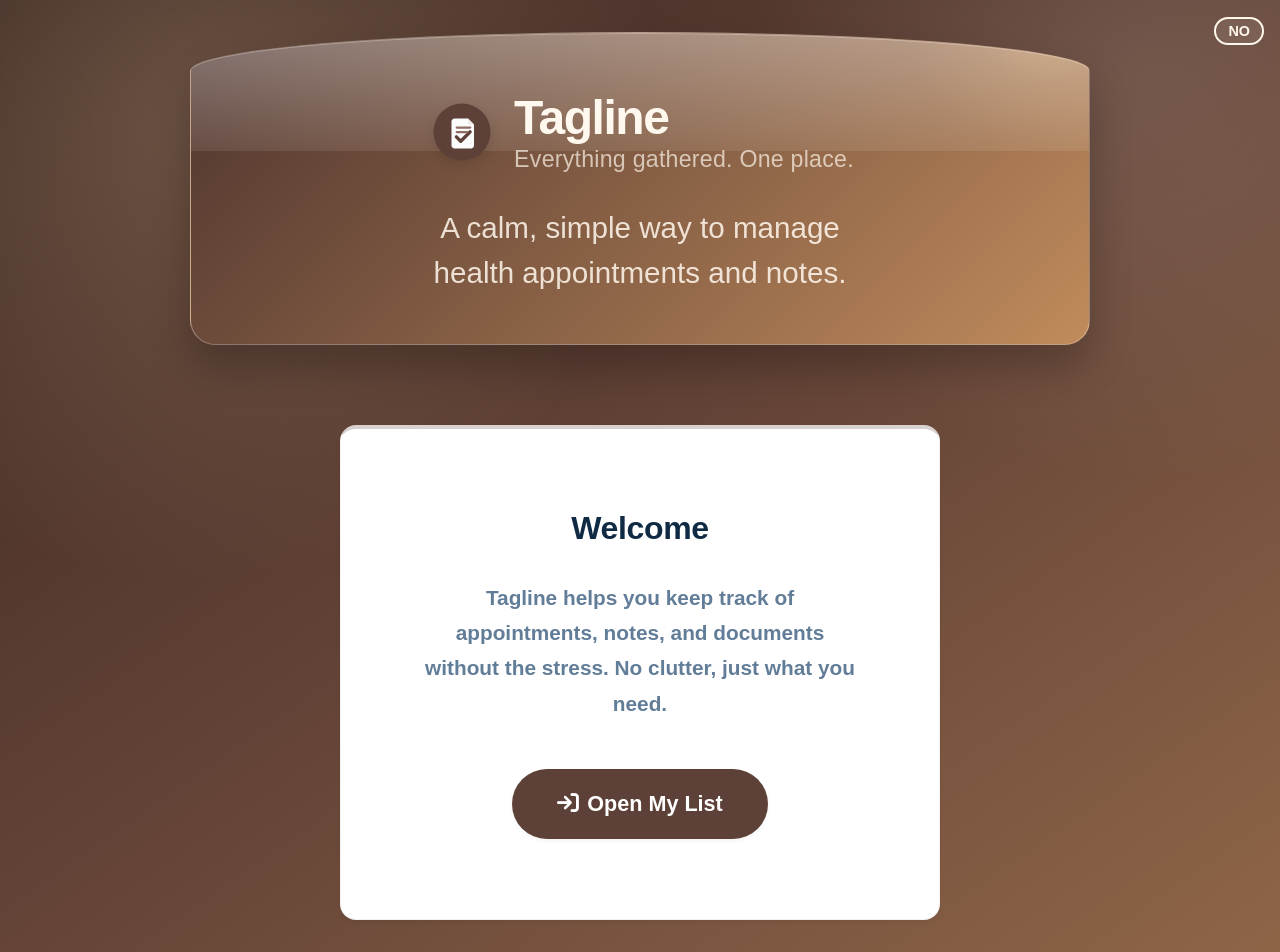
<file: index.html>
<!doctype html>
<html lang="en">
  <head>
    <meta charset="UTF-8" />
    <meta name="viewport" content="width=device-width, initial-scale=1.0" />
    <meta
      name="description"
      content="Tagline er en enkel helseapp som hjelper deg å holde oversikt over avtaler, notater, dokumenter og medisiner på ett sted."
    />
    <title>Tagline - Simple Health Logistics</title>
    <link
      rel="stylesheet"
      href="https://cdnjs.cloudflare.com/ajax/libs/font-awesome/6.4.0/css/all.min.css"
    />
    <link rel="stylesheet" href="css/style.css" />
  </head>
  <body class="landing-page">
    <div class="landing-lang">
      <button class="lang-toggle" aria-label="Switch Language">NO</button>
    </div>
    <div class="container landing-shell">
      <header class="landing-header">
        <div class="brand landing-brand">
          <img src="assets/logo-icon.svg" alt="" width="64" height="64" />
          <span class="brand__text landing-brand-text">
            <span class="brand__name" data-i18n="app.title">Tagline</span>
            <span class="brand__tagline" data-i18n="app.slogan"
              >Alt samlet. Ett sted.</span
            >
          </span>
        </div>
        <p class="landing-subtitle" data-i18n="index.subtitle">
          A calm, simple way to manage health appointments and notes.
        </p>
      </header>

      <main class="landing-main">
        <div class="card landing-card">
          <h2 data-i18n="index.welcome">Welcome</h2>
          <p data-i18n="index.description" class="landing-description">
            Tagline helps you keep track of appointments, notes, and documents
            without the stress. No clutter, just what you need.
          </p>
          <div>
            <a href="dashboard.html" class="btn landing-cta"
              ><i class="fa-solid fa-arrow-right-to-bracket"></i>
              <span data-i18n="index.open">Open My List</span></a
            >
          </div>
        </div>
      </main>
    </div>
    <script type="module" src="js/app.js"></script>
  </body>
</html>
</file>
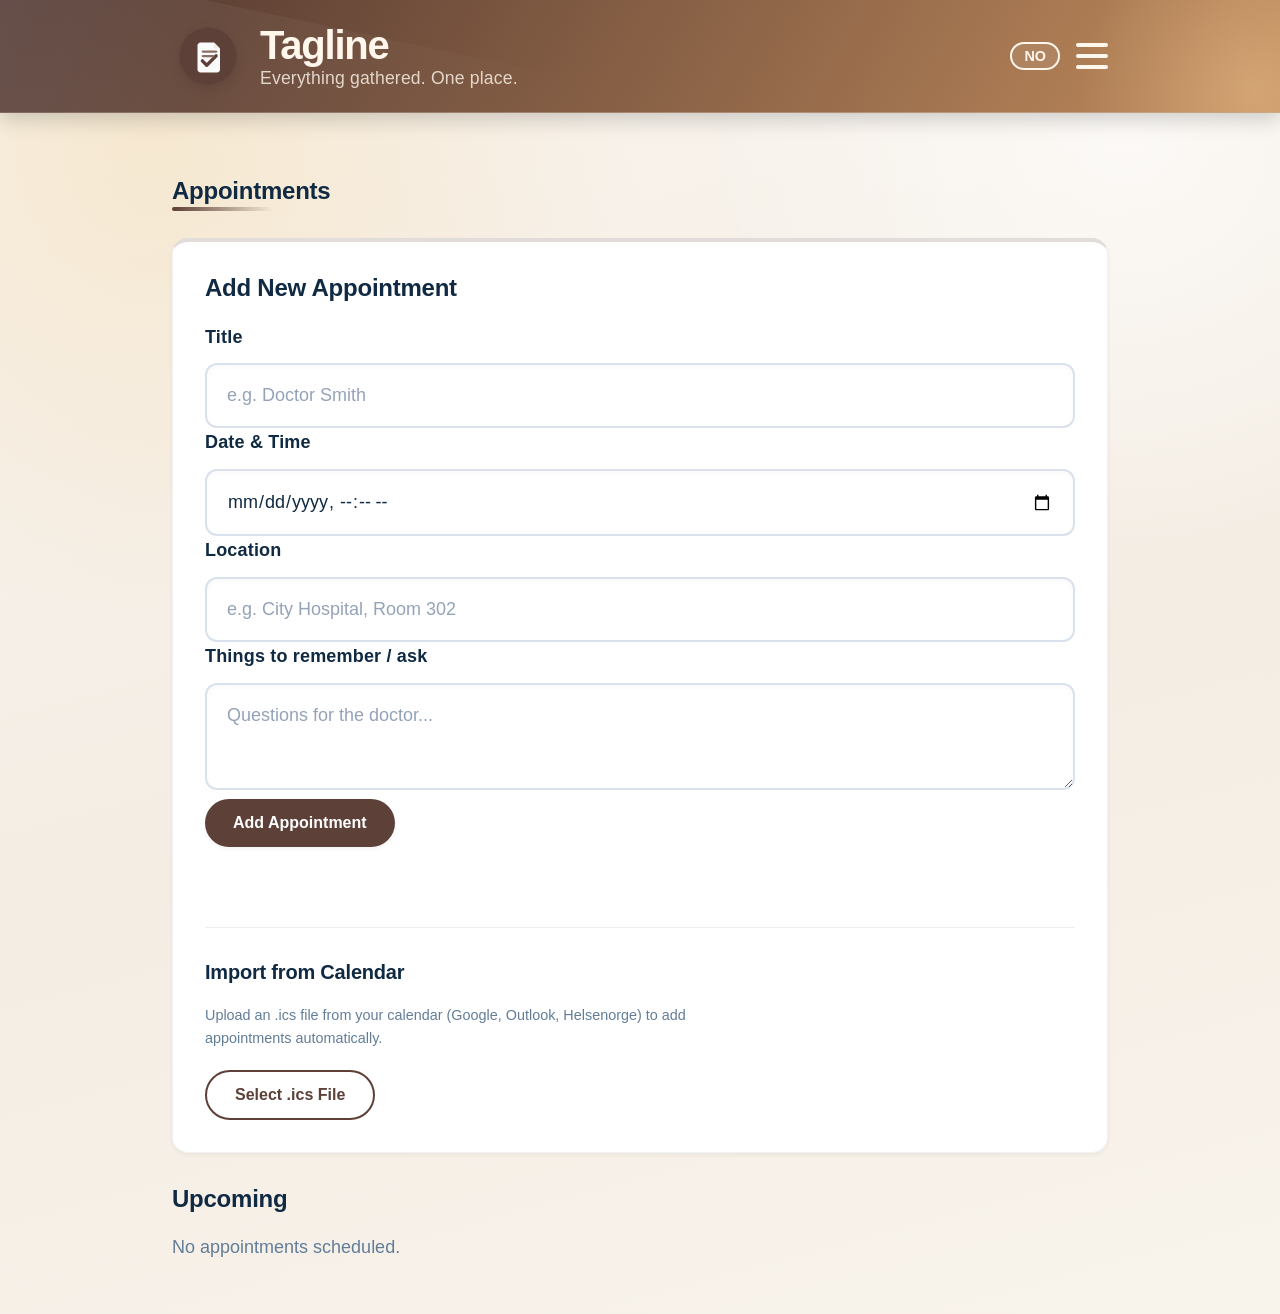
<file: appointments.html>
<!doctype html>
<html lang="en">
  <head>
    <meta charset="UTF-8" />
    <meta name="viewport" content="width=device-width, initial-scale=1.0" />
    <meta
      name="description"
      content="Legg til, importer og administrer helseavtaler i Tagline, med dato, sted og notater."
    />
    <title>Appointments - Tagline</title>
    <link
      rel="stylesheet"
      href="https://cdnjs.cloudflare.com/ajax/libs/font-awesome/6.4.0/css/all.min.css"
    />
    <link rel="stylesheet" href="css/style.css" />
  </head>
  <body>
    <header>
      <div class="container">
        <div class="header-top">
          <a class="brand" href="index.html" aria-label="Tagline home">
            <img src="assets/logo-icon.svg" alt="" width="32" height="32" />
            <span class="brand__text">
              <span class="brand__name" data-i18n="app.title">Tagline</span>
              <span class="brand__tagline" data-i18n="app.slogan"
                >Alt samlet. Ett sted.</span
              >
            </span>
          </a>
          <div class="header-controls">
            <button class="lang-toggle" aria-label="Switch Language">NO</button>
            <button
              class="hamburger"
              aria-label="Menu"
              aria-controls="primary-nav"
              aria-expanded="false"
              aria-haspopup="true"
            >
              <span></span>
              <span></span>
              <span></span>
            </button>
          </div>
        </div>
        <nav id="primary-nav">
          <ul>
            <li>
              <a href="dashboard.html">
                <i class="fa-solid fa-house"></i>
                <span data-i18n="nav.dashboard">Dashboard</span>
              </a>
            </li>
            <li>
              <a href="appointments.html" class="active">
                <i class="fa-solid fa-calendar-check"></i>
                <span data-i18n="nav.appointments">Appointments</span>
              </a>
            </li>
            <li>
              <a href="medications.html">
                <i class="fa-solid fa-pills"></i>
                <span data-i18n="nav.medications">Medications</span>
              </a>
            </li>
            <li>
              <a href="symptoms.html">
                <i class="fa-solid fa-clipboard-user"></i>
                <span data-i18n="nav.symptoms">Symptoms</span>
              </a>
            </li>
            <li>
              <a href="vitals.html">
                <i class="fa-solid fa-heart-pulse"></i>
                <span data-i18n="nav.vitals">Vitals</span>
              </a>
            </li>
            <li>
              <a href="contacts.html">
                <i class="fa-solid fa-user-doctor"></i>
                <span data-i18n="nav.contacts">Contacts</span>
              </a>
            </li>
            <li>
              <a href="notes.html">
                <i class="fa-solid fa-note-sticky"></i>
                <span data-i18n="nav.notes">Notes</span>
              </a>
            </li>
            <li>
              <a href="documents.html">
                <i class="fa-solid fa-file-medical"></i>
                <span data-i18n="nav.documents">Documents</span>
              </a>
            </li>
            <li>
              <a href="report.html">
                <i class="fa-solid fa-chart-simple"></i>
                <span data-i18n="nav.report">Report</span>
              </a>
            </li>
            <li>
              <a href="profile.html">
                <i class="fa-solid fa-user"></i>
                <span data-i18n="nav.profile">Profile</span>
              </a>
            </li>
            <li>
              <a href="settings.html">
                <i class="fa-solid fa-gear"></i>
                <span data-i18n="nav.settings">Settings</span>
              </a>
            </li>
          </ul>
        </nav>
      </div>
    </header>

    <main class="container">
      <h2 data-i18n="nav.appointments">Appointments</h2>
      <section class="card">
        <h2 data-i18n="appointments.add_new">Add New Appointment</h2>
        <form id="add-appointment-form">
          <label for="title" data-i18n="appointments.label.title">Title</label>
          <input
            type="text"
            id="title"
            name="title"
            required
            placeholder="e.g. Doctor Smith"
            data-i18n-placeholder="appointments.placeholder.title"
          />

          <label for="date" data-i18n="appointments.label.date"
            >Date & Time</label
          >
          <input type="datetime-local" id="date" name="date" required />

          <label for="location" data-i18n="appointments.label.location"
            >Location</label
          >
          <input
            type="text"
            id="location"
            name="location"
            placeholder="e.g. City Hospital, Room 302"
            data-i18n-placeholder="appointments.placeholder.location"
          />

          <label for="notes" data-i18n="appointments.label.notes"
            >Things to remember / ask</label
          >
          <textarea
            id="notes"
            name="notes"
            rows="3"
            placeholder="Questions for the doctor..."
            data-i18n-placeholder="appointments.placeholder.notes"
          ></textarea>

          <button type="submit" class="btn" data-i18n="appointments.btn.add">
            Add Appointment
          </button>
        </form>

        <div
          style="
            margin-top: var(--space-xl);
            padding-top: var(--space-md);
            border-top: 1px solid #eee;
          "
        >
          <h3 data-i18n="appointments.import">Import from Calendar</h3>
          <p
            style="
              font-size: 0.9rem;
              color: var(--color-text-muted);
              margin-bottom: var(--space-sm);
            "
            data-i18n="appointments.import_desc"
          >
            Upload an .ics file to add appointments automatically.
          </p>
          <input
            type="file"
            id="ics-input"
            accept=".ics"
            style="display: none"
          />
          <button
            class="btn btn--secondary"
            onclick="document.getElementById('ics-input').click()"
            data-i18n="appointments.btn_import"
          >
            Select .ics File
          </button>
          <span
            id="import-status"
            style="margin-left: var(--space-sm); font-size: 0.9rem"
          ></span>
        </div>
      </section>

      <section>
        <h2 data-i18n="appointments.upcoming">Upcoming</h2>
        <div id="appointments-list">
          <!-- List will be populated here -->
        </div>
      </section>
    </main>

    <script type="module">
      import { Appointments } from "./js/modules/appointments.js";
      import { I18n } from "./js/modules/i18n.js";

      const form = document.getElementById("add-appointment-form");
      const list = document.getElementById("appointments-list");

      function render() {
        const appointments = Appointments.getAll();
        if (appointments.length === 0) {
          list.innerHTML = `<p>${I18n.get("appointments.none")}</p>`;
          return;
        }

        list.innerHTML = appointments
          .map(
            (app) => `
                <div class="card">
                    <div style="display: flex; justify-content: space-between; align-items: start;">
                        <div>
                            <h3>${app.title}</h3>
                            <p><strong>${I18n.get(
                              "appointments.label.date",
                            )}:</strong> ${new Date(
                              app.date,
                            ).toLocaleString()}</p>
                            <p><strong>${I18n.get(
                              "appointments.label.location",
                            )}:</strong> ${
                              app.location || "No location specified"
                            }</p>
                            ${
                              app.notes
                                ? `<p style="margin-top: var(--space-sm); background: var(--color-bg); padding: var(--space-sm); border-radius: 4px;"><strong>Note:</strong> ${app.notes}</p>`
                                : ""
                            }
                        </div>
                        <button class="btn btn--secondary" onclick="window.deleteAppointment('${
                          app.id
                        }')" aria-label="Delete appointment">${I18n.get(
                          "btn.delete",
                        )}</button>
                    </div>
                </div>
            `,
          )
          .join("");
      }

      // ICS Import Logic
      const icsInput = document.getElementById("ics-input");
      const importStatus = document.getElementById("import-status");

      icsInput.addEventListener("change", (e) => {
        const file = e.target.files[0];
        if (!file) return;

        const reader = new FileReader();
        reader.onload = (event) => {
          try {
            const content = event.target.result;
            const events = parseICS(content);
            if (events.length > 0) {
              Appointments.addBatch(events);
              render();
              importStatus.textContent = `${events.length} appointments imported!`;
              importStatus.style.color = "var(--color-primary)";
            } else {
              importStatus.textContent = "No events found in file.";
              importStatus.style.color = "orange";
            }
          } catch (err) {
            console.error(err);
            importStatus.textContent = "Error parsing file.";
            importStatus.style.color = "red";
          }
          // Reset input
          icsInput.value = "";
          setTimeout(() => (importStatus.textContent = ""), 5000);
        };
        reader.readAsText(file);
      });

      function parseICS(content) {
        const events = [];
        const lines = content.split(/\r\n|\n|\r/);
        let inEvent = false;
        let currentEvent = {};

        for (let i = 0; i < lines.length; i++) {
          const line = lines[i];
          if (line.startsWith("BEGIN:VEVENT")) {
            inEvent = true;
            currentEvent = {};
          } else if (line.startsWith("END:VEVENT")) {
            inEvent = false;
            if (currentEvent.title && currentEvent.date) {
              events.push(currentEvent);
            }
          } else if (inEvent) {
            if (line.startsWith("SUMMARY:"))
              currentEvent.title = line.substring(8);
            else if (line.startsWith("LOCATION:"))
              currentEvent.location = line.substring(9);
            else if (line.startsWith("DESCRIPTION:"))
              currentEvent.notes = line.substring(12);
            else if (line.startsWith("DTSTART")) {
              // Handle DTSTART;VALUE=DATE: or DTSTART:
              const parts = line.split(":");
              const dateStr = parts[parts.length - 1];
              // Basic ISO parsing YYYYMMDDTHHMMSS
              if (dateStr.length >= 8) {
                const y = dateStr.substring(0, 4);
                const m = dateStr.substring(4, 6);
                const d = dateStr.substring(6, 8);
                let h = "09",
                  min = "00"; // Default time if date-only
                if (dateStr.includes("T")) {
                  const timePart = dateStr.split("T")[1];
                  h = timePart.substring(0, 2);
                  min = timePart.substring(2, 4);
                }
                currentEvent.date = `${y}-${m}-${d}T${h}:${min}`;
              }
            }
          }
        }
        return events;
      }

      form.addEventListener("submit", (e) => {
        e.preventDefault();
        const formData = new FormData(form);
        Appointments.add({
          title: formData.get("title"),
          date: formData.get("date"),
          location: formData.get("location"),
          notes: formData.get("notes"),
        });
        form.reset();
        render();
      });

      // Expose delete function to window for onclick
      window.deleteAppointment = (id) => {
        if (confirm(I18n.get("appointments.confirm_delete"))) {
          Appointments.delete(id);
          render();
        }
      };

      render();
    </script>
    <script type="module" src="js/app.js"></script>
  </body>
</html>
</file>
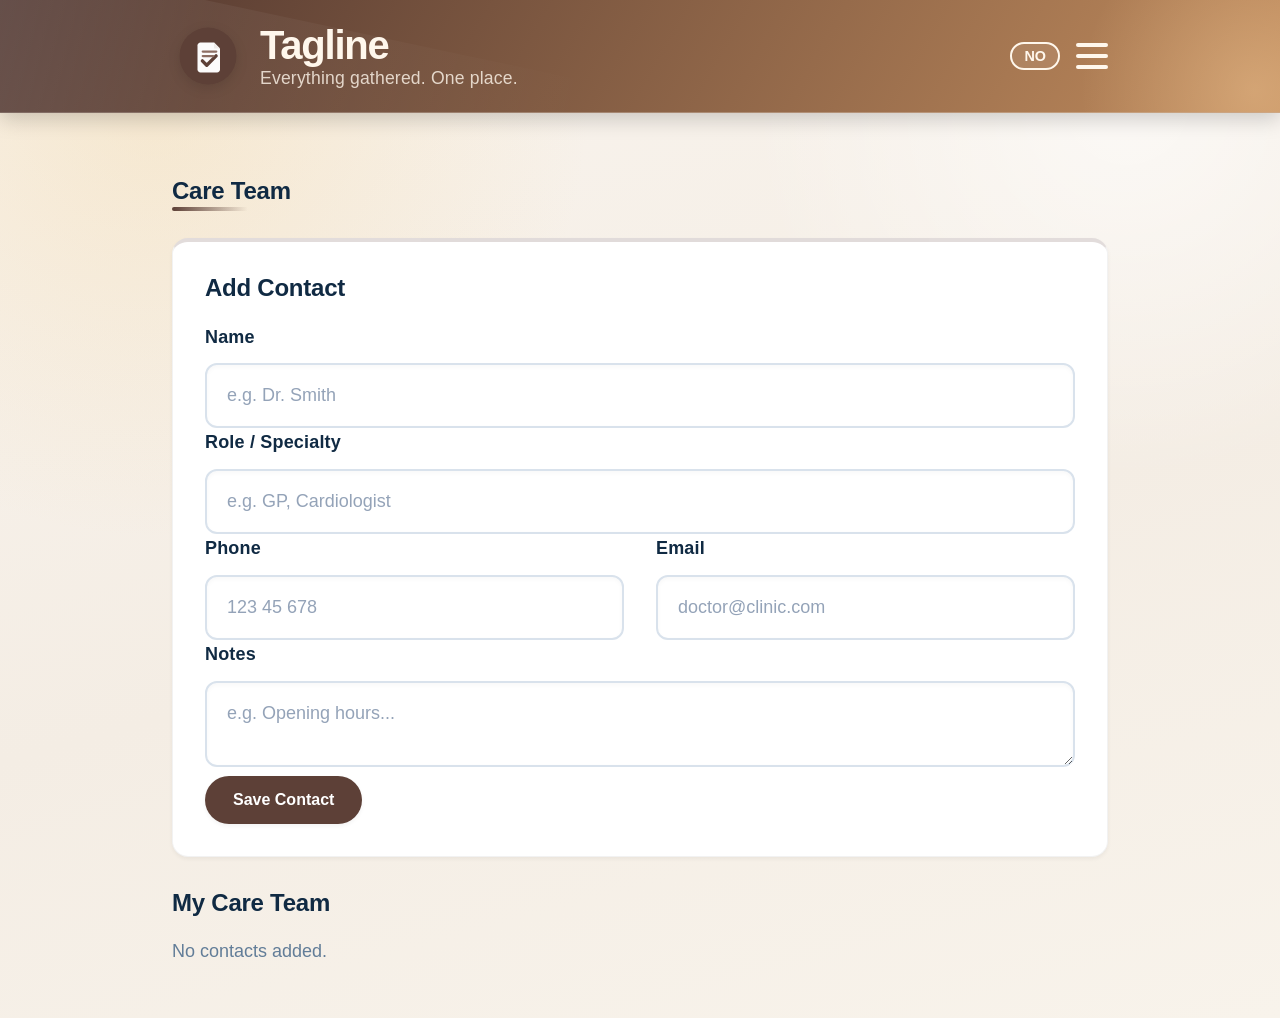
<file: contacts.html>
<!doctype html>
<html lang="en">
  <head>
    <meta charset="UTF-8" />
    <meta name="viewport" content="width=device-width, initial-scale=1.0" />
    <meta
      name="description"
      content="Hold oversikt over behandlere, kontaktpersoner og viktig informasjon om ditt helseteam."
    />
    <title data-i18n="app.title">Tagline</title>
    <link
      rel="stylesheet"
      href="https://cdnjs.cloudflare.com/ajax/libs/font-awesome/6.4.0/css/all.min.css"
    />
    <link rel="stylesheet" href="css/style.css" />
  </head>
  <body>
    <header>
      <div class="container">
        <div class="header-top">
          <a class="brand" href="index.html" aria-label="Tagline home">
            <img src="assets/logo-icon.svg" alt="" width="32" height="32" />
            <span class="brand__text">
              <span class="brand__name" data-i18n="app.title">Tagline</span>
              <span class="brand__tagline" data-i18n="app.slogan"
                >Alt samlet. Ett sted.</span
              >
            </span>
          </a>
          <div class="header-controls">
            <button class="lang-toggle" aria-label="Switch Language">NO</button>
            <button
              class="hamburger"
              aria-label="Menu"
              aria-controls="primary-nav"
              aria-expanded="false"
              aria-haspopup="true"
            >
              <span></span>
              <span></span>
              <span></span>
            </button>
          </div>
        </div>
        <nav id="primary-nav">
          <ul>
            <li>
              <a href="dashboard.html">
                <i class="fa-solid fa-house"></i>
                <span data-i18n="nav.dashboard">Dashboard</span>
              </a>
            </li>
            <li>
              <a href="appointments.html">
                <i class="fa-solid fa-calendar-check"></i>
                <span data-i18n="nav.appointments">Appointments</span>
              </a>
            </li>
            <li>
              <a href="medications.html">
                <i class="fa-solid fa-pills"></i>
                <span data-i18n="nav.medications">Medications</span>
              </a>
            </li>
            <li>
              <a href="symptoms.html">
                <i class="fa-solid fa-clipboard-user"></i>
                <span data-i18n="nav.symptoms">Symptoms</span>
              </a>
            </li>
            <li>
              <a href="vitals.html">
                <i class="fa-solid fa-heart-pulse"></i>
                <span data-i18n="nav.vitals">Vitals</span>
              </a>
            </li>
            <li>
              <a href="contacts.html" class="active">
                <i class="fa-solid fa-user-doctor"></i>
                <span data-i18n="nav.contacts">Contacts</span>
              </a>
            </li>
            <li>
              <a href="notes.html">
                <i class="fa-solid fa-note-sticky"></i>
                <span data-i18n="nav.notes">Notes</span>
              </a>
            </li>
            <li>
              <a href="documents.html">
                <i class="fa-solid fa-file-medical"></i>
                <span data-i18n="nav.documents">Documents</span>
              </a>
            </li>
            <li>
              <a href="report.html">
                <i class="fa-solid fa-chart-simple"></i>
                <span data-i18n="nav.report">Report</span>
              </a>
            </li>
            <li>
              <a href="profile.html">
                <i class="fa-solid fa-user"></i>
                <span data-i18n="nav.profile">Profile</span>
              </a>
            </li>
            <li>
              <a href="settings.html">
                <i class="fa-solid fa-gear"></i>
                <span data-i18n="nav.settings">Settings</span>
              </a>
            </li>
          </ul>
        </nav>
      </div>
    </header>

    <main class="container">
      <h2 data-i18n="nav.contacts">Care Team</h2>
      <section class="card">
        <h2 data-i18n="contacts.add_new">Add Contact</h2>
        <form id="add-contact-form">
          <label for="name" data-i18n="contacts.label.name">Name</label>
          <input
            type="text"
            id="name"
            name="name"
            required
            placeholder="e.g. Dr. Smith"
            data-i18n-placeholder="contacts.placeholder.name"
          />

          <label for="role" data-i18n="contacts.label.role"
            >Role / Specialty</label
          >
          <input
            type="text"
            id="role"
            name="role"
            required
            placeholder="e.g. GP, Cardiologist"
            data-i18n-placeholder="contacts.placeholder.role"
          />

          <div
            style="
              display: grid;
              grid-template-columns: 1fr 1fr;
              gap: var(--space-md);
            "
          >
            <div>
              <label for="phone" data-i18n="contacts.label.phone">Phone</label>
              <input
                type="tel"
                id="phone"
                name="phone"
                placeholder="123 45 678"
                data-i18n-placeholder="contacts.placeholder.phone"
              />
            </div>
            <div>
              <label for="email" data-i18n="contacts.label.email">Email</label>
              <input
                type="email"
                id="email"
                name="email"
                placeholder="doctor@clinic.com"
                data-i18n-placeholder="contacts.placeholder.email"
              />
            </div>
          </div>

          <label for="notes" data-i18n="contacts.label.notes">Notes</label>
          <textarea
            id="notes"
            name="notes"
            rows="2"
            placeholder="e.g. Opening hours..."
            data-i18n-placeholder="contacts.placeholder.notes"
          ></textarea>

          <button type="submit" class="btn" data-i18n="contacts.btn.add">
            Save Contact
          </button>
        </form>
      </section>

      <section>
        <h2 data-i18n="contacts.my_team">My Care Team</h2>
        <div
          id="contacts-list"
          style="
            display: grid;
            grid-template-columns: repeat(auto-fill, minmax(250px, 1fr));
            gap: var(--space-md);
          "
        >
          <!-- List will be populated here -->
        </div>
      </section>
    </main>

    <script type="module">
      import { Contacts } from "./js/modules/contacts.js";
      import { I18n } from "./js/modules/i18n.js";

      const form = document.getElementById("add-contact-form");
      const list = document.getElementById("contacts-list");

      function render() {
        const items = Contacts.getAll();
        if (items.length === 0) {
          list.innerHTML = `<p style="grid-column: 1/-1;">${I18n.get(
            "contacts.none",
          )}</p>`;
          return;
        }

        list.innerHTML = items
          .map(
            (item) => `
                <div class="card" style="margin-bottom: 0; height: 100%; display: flex; flex-direction: column;">
                    <div style="flex: 1;">
                        <h3 style="margin-bottom: var(--space-xs);">${
                          item.name
                        }</h3>
                        <span style="background: var(--color-bg); padding: 2px 8px; border-radius: 4px; font-size: 0.9rem; color: var(--color-primary); font-weight: bold;">${
                          item.role
                        }</span>
                        
                        <div style="margin-top: var(--space-sm);">
                            ${
                              item.phone
                                ? `<p>📞 <a href="tel:${item.phone}">${item.phone}</a></p>`
                                : ""
                            }
                            ${
                              item.email
                                ? `<p>✉️ <a href="mailto:${item.email}">${item.email}</a></p>`
                                : ""
                            }
                        </div>
                        
                        ${
                          item.notes
                            ? `<p style="margin-top: var(--space-sm); font-size: 0.9rem; color: var(--color-text-muted);">${item.notes}</p>`
                            : ""
                        }
                    </div>
                    <div style="margin-top: var(--space-md); text-align: right;">
                        <button class="btn btn--secondary" onclick="window.deleteContact('${
                          item.id
                        }')" aria-label="Delete" style="padding: 0.4rem 0.8rem;">
                            ${I18n.get("btn.delete")}
                        </button>
                    </div>
                </div>
            `,
          )
          .join("");
      }

      form.addEventListener("submit", (e) => {
        e.preventDefault();
        Contacts.add({
          name: document.getElementById("name").value,
          role: document.getElementById("role").value,
          phone: document.getElementById("phone").value,
          email: document.getElementById("email").value,
          notes: document.getElementById("notes").value,
        });
        form.reset();
        render();
      });

      window.deleteContact = (id) => {
        if (confirm(I18n.get("contacts.confirm_delete"))) {
          Contacts.delete(id);
          render();
        }
      };

      // Re-render when language changes
      window.addEventListener("languageChanged", () => {
        render();
      });

      render();
    </script>
    <script type="module" src="js/app.js"></script>
  </body>
</html>
</file>
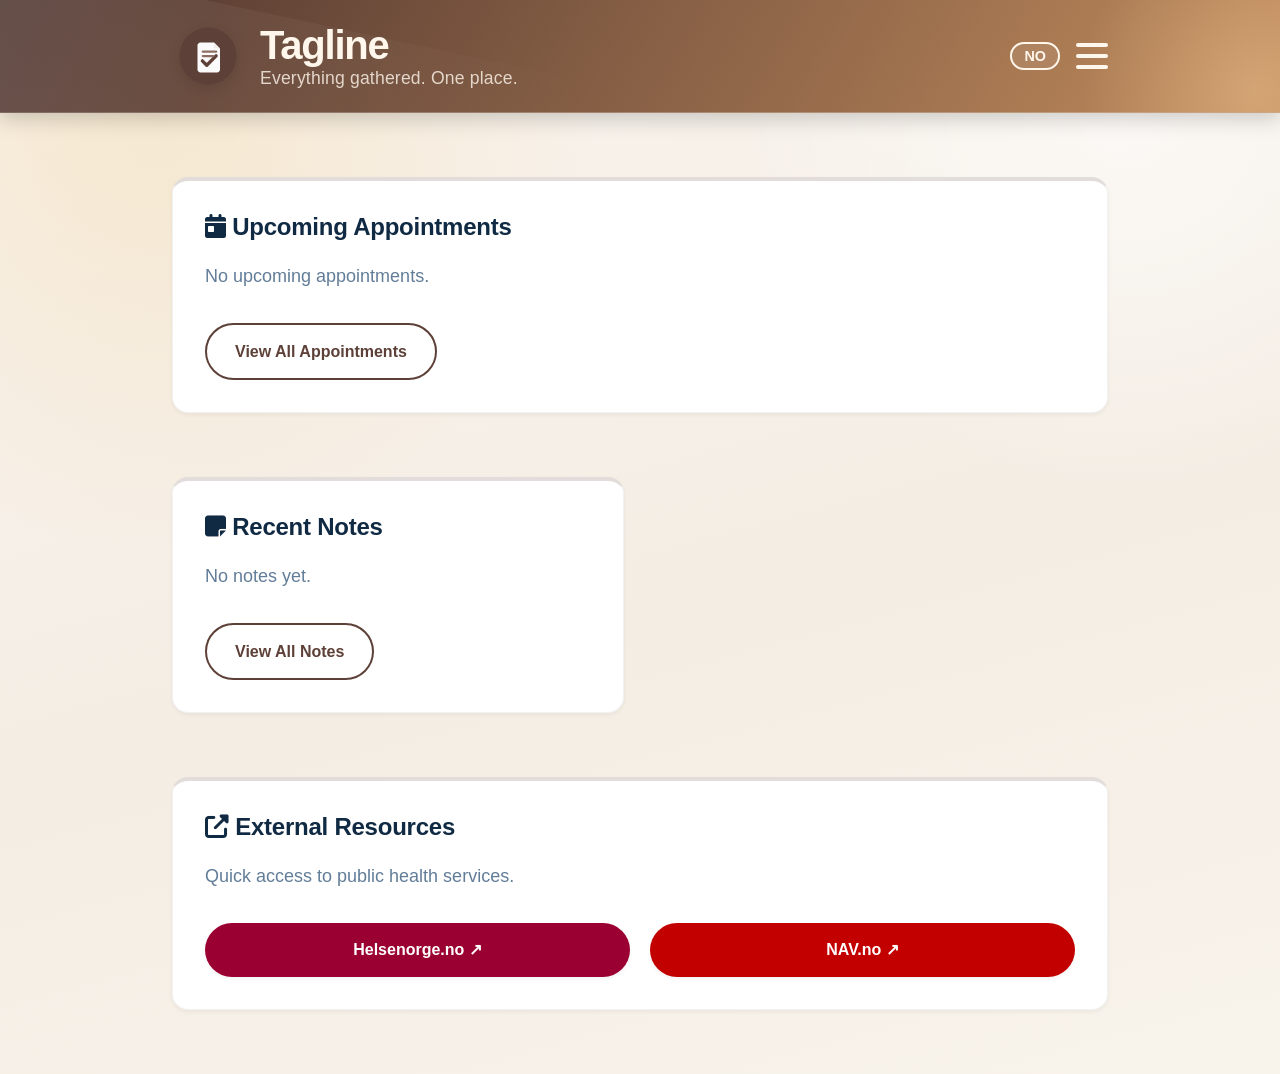
<file: dashboard.html>
<!doctype html>
<html lang="en">
  <head>
    <meta charset="UTF-8" />
    <meta name="viewport" content="width=device-width, initial-scale=1.0" />
    <meta
      name="description"
      content="Se oversikt over kommende avtaler, nylige notater og nyttige helseressurser i Tagline."
    />
    <title>Dashboard - Tagline</title>
    <link
      rel="stylesheet"
      href="https://cdnjs.cloudflare.com/ajax/libs/font-awesome/6.4.0/css/all.min.css"
    />
    <link rel="stylesheet" href="css/style.css" />
  </head>
  <body>
    <header>
      <div class="container">
        <div class="header-top">
          <a class="brand" href="index.html" aria-label="Tagline home">
            <img src="assets/logo-icon.svg" alt="" width="32" height="32" />
            <span class="brand__text">
              <span class="brand__name" data-i18n="app.title">Tagline</span>
              <span class="brand__tagline" data-i18n="app.slogan"
                >Alt samlet. Ett sted.</span
              >
            </span>
          </a>
          <div class="header-controls">
            <button class="lang-toggle" aria-label="Switch Language">NO</button>
            <button
              class="hamburger"
              aria-label="Menu"
              aria-controls="primary-nav"
              aria-expanded="false"
              aria-haspopup="true"
            >
              <span></span>
              <span></span>
              <span></span>
            </button>
          </div>
        </div>
        <nav id="primary-nav">
          <ul>
            <li>
              <a href="dashboard.html" class="active">
                <i class="fa-solid fa-house"></i>
                <span data-i18n="nav.dashboard">Dashboard</span>
              </a>
            </li>
            <li>
              <a href="appointments.html">
                <i class="fa-solid fa-calendar-check"></i>
                <span data-i18n="nav.appointments">Appointments</span>
              </a>
            </li>
            <li>
              <a href="medications.html">
                <i class="fa-solid fa-pills"></i>
                <span data-i18n="nav.medications">Medications</span>
              </a>
            </li>
            <li>
              <a href="symptoms.html">
                <i class="fa-solid fa-clipboard-user"></i>
                <span data-i18n="nav.symptoms">Symptoms</span>
              </a>
            </li>
            <li>
              <a href="vitals.html">
                <i class="fa-solid fa-heart-pulse"></i>
                <span data-i18n="nav.vitals">Vitals</span>
              </a>
            </li>
            <li>
              <a href="contacts.html">
                <i class="fa-solid fa-user-doctor"></i>
                <span data-i18n="nav.contacts">Contacts</span>
              </a>
            </li>
            <li>
              <a href="notes.html">
                <i class="fa-solid fa-note-sticky"></i>
                <span data-i18n="nav.notes">Notes</span>
              </a>
            </li>
            <li>
              <a href="documents.html">
                <i class="fa-solid fa-file-medical"></i>
                <span data-i18n="nav.documents">Documents</span>
              </a>
            </li>
            <li>
              <a href="report.html">
                <i class="fa-solid fa-chart-simple"></i>
                <span data-i18n="nav.report">Report</span>
              </a>
            </li>
            <li>
              <a href="profile.html">
                <i class="fa-solid fa-user"></i>
                <span data-i18n="nav.profile">Profile</span>
              </a>
            </li>
            <li>
              <a href="settings.html">
                <i class="fa-solid fa-gear"></i>
                <span data-i18n="nav.settings">Settings</span>
              </a>
            </li>
          </ul>
        </nav>
      </div>
    </header>

    <main class="container dashboard-grid">
      <section class="card">
        <h2>
          <i class="fa-solid fa-calendar-day"></i>
          <span data-i18n="dashboard.upcoming">Upcoming Appointments</span>
        </h2>
        <div id="upcoming-appointments-list">
          <!-- JS will populate this -->
          <p style="color: var(--color-text-muted)" data-i18n="loading">
            Loading...
          </p>
        </div>
        <div class="mt-md">
          <a
            href="appointments.html"
            class="btn btn--secondary"
            data-i18n="dashboard.view_all_appointments"
            >View All Appointments</a
          >
        </div>
      </section>

      <section class="card">
        <h2>
          <i class="fa-solid fa-note-sticky"></i>
          <span data-i18n="dashboard.recent_notes">Recent Notes</span>
        </h2>
        <div id="recent-notes-list">
          <!-- JS will populate this -->
          <p style="color: var(--color-text-muted)" data-i18n="loading">
            Loading...
          </p>
        </div>
        <div class="mt-md">
          <a
            href="notes.html"
            class="btn btn--secondary"
            data-i18n="dashboard.view_all_notes"
            >View All Notes</a
          >
        </div>
      </section>

      <section class="card" style="grid-column: 1 / -1">
        <h2>
          <i class="fa-solid fa-up-right-from-square"></i>
          <span data-i18n="dashboard.resources">External Resources</span>
        </h2>
        <p
          style="color: var(--color-text-muted); margin-bottom: var(--space-md)"
          data-i18n="dashboard.resources_desc"
        >
          Quick access to public health services.
        </p>
        <div class="resource-links">
          <a
            href="https://www.helsenorge.no"
            target="_blank"
            rel="noopener noreferrer"
            class="btn"
            style="background-color: #9b0032; border-color: #9b0032"
          >
            Helsenorge.no ↗
          </a>
          <a
            href="https://www.nav.no"
            target="_blank"
            rel="noopener noreferrer"
            class="btn"
            style="background-color: #c30000; border-color: #c30000"
          >
            NAV.no ↗
          </a>
        </div>
      </section>
    </main>
    <script type="module">
      import { Appointments } from "./js/modules/appointments.js";
      import { Notes } from "./js/modules/notes.js";
      import { I18n } from "./js/modules/i18n.js";

      document.addEventListener("DOMContentLoaded", () => {
        // Load Appointments
        const appointments = Appointments.getAll();
        const appList = document.getElementById("upcoming-appointments-list");

        if (appointments.length === 0) {
          appList.innerHTML = `<p>${I18n.get("dashboard.no_appointments")}</p>`;
        } else {
          // Show next 3
          const nextApps = appointments.slice(0, 3);
          appList.innerHTML = nextApps
            .map(
              (app) => `
                    <div class="card">
                        <h3>${app.title}</h3>
                        <p><strong>${I18n.get(
                          "appointments.label.date",
                        )}:</strong> ${new Date(
                          app.date,
                        ).toLocaleDateString()} at ${new Date(
                          app.date,
                        ).toLocaleTimeString([], {
                          hour: "2-digit",
                          minute: "2-digit",
                        })}</p>
                        <p>${app.location || ""}</p>
                    </div>
                `,
            )
            .join("");
        }

        // Load Notes
        const notes = Notes.getAll();
        const noteList = document.getElementById("recent-notes-list");

        if (notes.length === 0) {
          noteList.innerHTML = `<p>${I18n.get("dashboard.no_notes")}</p>`;
        } else {
          const recentNotes = notes.slice(0, 3);
          noteList.innerHTML = recentNotes
            .map(
              (note) => `
                    <div class="card">
                        <p>${note.content.substring(0, 100)}${
                          note.content.length > 100 ? "..." : ""
                        }</p>
                        <small style="color: var(--color-text-muted);">Added: ${new Date(
                          note.createdAt,
                        ).toLocaleDateString()}</small>
                    </div>
                `,
            )
            .join("");
        }
      });
    </script>
    <script type="module" src="js/app.js"></script>
  </body>
</html>
</file>
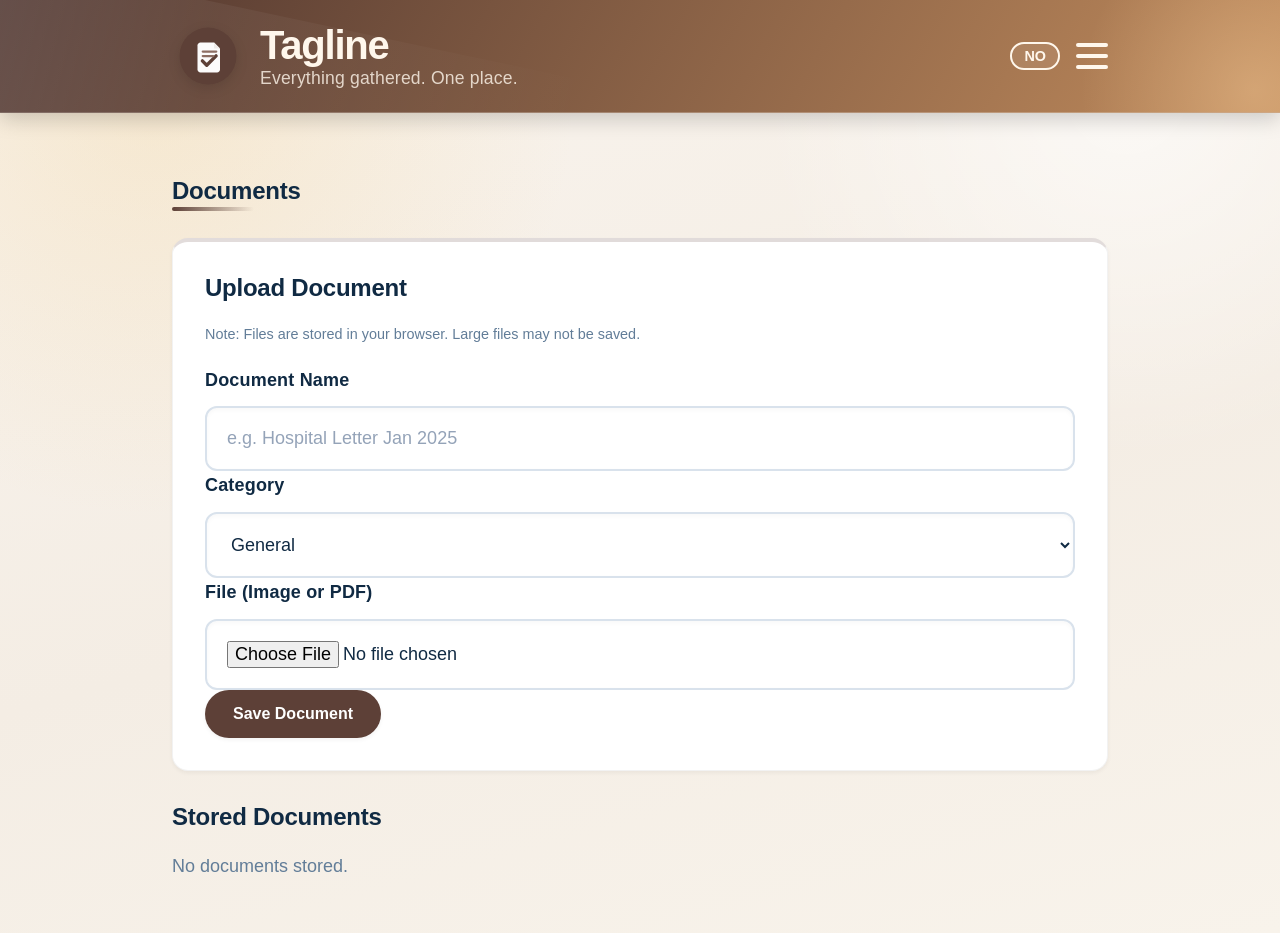
<file: documents.html>
<!doctype html>
<html lang="en">
  <head>
    <meta charset="UTF-8" />
    <meta name="viewport" content="width=device-width, initial-scale=1.0" />
    <meta
      name="description"
      content="Last opp og lagre helsedokumenter lokalt i Tagline, som brev, resepter og rapporter."
    />
    <title>Documents - Tagline</title>
    <link
      rel="stylesheet"
      href="https://cdnjs.cloudflare.com/ajax/libs/font-awesome/6.4.0/css/all.min.css"
    />
    <link rel="stylesheet" href="css/style.css" />
    <style>
      .modal-backdrop {
        position: fixed;
        top: 0;
        left: 0;
        width: 100%;
        height: 100%;
        background: rgba(0, 0, 0, 0.5);
        display: flex;
        justify-content: center;
        align-items: center;
        z-index: 1000;
        opacity: 0;
        pointer-events: none;
        transition: opacity 0.3s ease;
      }
      .modal-backdrop.active {
        opacity: 1;
        pointer-events: all;
      }
      .modal-content {
        background: var(--color-surface);
        padding: var(--space-md);
        border-radius: var(--border-radius);
        max-width: 90%;
        max-height: 90%;
        width: 800px;
        display: flex;
        flex-direction: column;
        box-shadow: 0 4px 12px rgba(0, 0, 0, 0.15);
      }
      .modal-header {
        display: flex;
        justify-content: space-between;
        align-items: center;
        margin-bottom: var(--space-sm);
      }
      .modal-body {
        flex: 1;
        overflow: auto;
        display: flex;
        justify-content: center;
        align-items: center;
        background: #f0f0f0;
        border-radius: 4px;
        min-height: 300px;
      }
      .modal-body img {
        max-width: 100%;
        max-height: 70vh;
        object-fit: contain;
      }
      .modal-body iframe {
        width: 100%;
        height: 70vh;
        border: none;
      }
    </style>
  </head>
  <body>
    <header>
      <div class="container">
        <div class="header-top">
          <a class="brand" href="index.html" aria-label="Tagline home">
            <img src="assets/logo-icon.svg" alt="" width="32" height="32" />
            <span class="brand__text">
              <span class="brand__name" data-i18n="app.title">Tagline</span>
              <span class="brand__tagline" data-i18n="app.slogan"
                >Alt samlet. Ett sted.</span
              >
            </span>
          </a>
          <div class="header-controls">
            <button class="lang-toggle" aria-label="Switch Language">NO</button>
            <button
              class="hamburger"
              aria-label="Menu"
              aria-controls="primary-nav"
              aria-expanded="false"
              aria-haspopup="true"
            >
              <span></span>
              <span></span>
              <span></span>
            </button>
          </div>
        </div>
        <nav id="primary-nav">
          <ul>
            <li>
              <a href="dashboard.html">
                <i class="fa-solid fa-house"></i>
                <span data-i18n="nav.dashboard">Dashboard</span>
              </a>
            </li>
            <li>
              <a href="appointments.html">
                <i class="fa-solid fa-calendar-check"></i>
                <span data-i18n="nav.appointments">Appointments</span>
              </a>
            </li>
            <li>
              <a href="medications.html">
                <i class="fa-solid fa-pills"></i>
                <span data-i18n="nav.medications">Medications</span>
              </a>
            </li>
            <li>
              <a href="symptoms.html">
                <i class="fa-solid fa-clipboard-user"></i>
                <span data-i18n="nav.symptoms">Symptoms</span>
              </a>
            </li>
            <li>
              <a href="vitals.html">
                <i class="fa-solid fa-heart-pulse"></i>
                <span data-i18n="nav.vitals">Vitals</span>
              </a>
            </li>
            <li>
              <a href="contacts.html">
                <i class="fa-solid fa-user-doctor"></i>
                <span data-i18n="nav.contacts">Contacts</span>
              </a>
            </li>
            <li>
              <a href="notes.html">
                <i class="fa-solid fa-note-sticky"></i>
                <span data-i18n="nav.notes">Notes</span>
              </a>
            </li>
            <li>
              <a href="documents.html" class="active">
                <i class="fa-solid fa-file-medical"></i>
                <span data-i18n="nav.documents">Documents</span>
              </a>
            </li>
            <li>
              <a href="report.html">
                <i class="fa-solid fa-chart-simple"></i>
                <span data-i18n="nav.report">Report</span>
              </a>
            </li>
            <li>
              <a href="profile.html">
                <i class="fa-solid fa-user"></i>
                <span data-i18n="nav.profile">Profile</span>
              </a>
            </li>
            <li>
              <a href="settings.html">
                <i class="fa-solid fa-gear"></i>
                <span data-i18n="nav.settings">Settings</span>
              </a>
            </li>
          </ul>
        </nav>
      </div>
    </header>

    <main class="container">
      <h2 data-i18n="nav.documents">Documents</h2>
      <section class="card">
        <h2 data-i18n="documents.upload">Upload Document</h2>
        <p
          style="
            font-size: 0.9rem;
            color: var(--color-text-muted);
            margin-bottom: var(--space-sm);
          "
          data-i18n="documents.warning"
        >
          Note: Files are stored in your browser. Large files may not be saved.
        </p>
        <form id="add-document-form">
          <label for="name" data-i18n="documents.label.name"
            >Document Name</label
          >
          <input
            type="text"
            id="name"
            name="name"
            required
            placeholder="e.g. Hospital Letter Jan 2025"
            data-i18n-placeholder="documents.placeholder.name"
          />

          <label for="category" data-i18n="documents.label.category"
            >Category</label
          >
          <select id="category" name="category">
            <option value="General" data-i18n="documents.category.general">
              General
            </option>
            <option value="Hospital" data-i18n="documents.category.hospital">
              Hospital
            </option>
            <option value="NAV" data-i18n="documents.category.nav">NAV</option>
            <option
              value="Prescriptions"
              data-i18n="documents.category.prescriptions"
            >
              Prescriptions
            </option>
          </select>

          <label for="file" data-i18n="documents.label.file"
            >File (Image or PDF)</label
          >
          <input
            type="file"
            id="file"
            name="file"
            accept="image/*,application/pdf"
            required
          />

          <button type="submit" class="btn" data-i18n="documents.btn.save">
            Save Document
          </button>
        </form>
      </section>

      <section>
        <h2 data-i18n="documents.stored">Stored Documents</h2>
        <div id="documents-list">
          <!-- List will be populated here -->
        </div>
      </section>
    </main>

    <div id="document-modal" class="modal-backdrop">
      <div class="modal-content">
        <div class="modal-header">
          <h3 id="modal-title">Document View</h3>
          <button
            class="btn btn--secondary"
            onclick="window.closeModal()"
            data-i18n="btn.close"
          >
            Close
          </button>
        </div>
        <div class="modal-body" id="modal-body">
          <!-- Content will be injected here -->
        </div>
      </div>
    </div>

    <script type="module">
      import { Documents } from "./js/modules/documents.js";
      import { I18n } from "./js/modules/i18n.js";

      const form = document.getElementById("add-document-form");
      const list = document.getElementById("documents-list");
      const modal = document.getElementById("document-modal");
      const modalBody = document.getElementById("modal-body");
      const modalTitle = document.getElementById("modal-title");

      function render() {
        const docs = Documents.getAll();
        if (docs.length === 0) {
          list.innerHTML = `<p>${I18n.get("documents.none")}</p>`;
          return;
        }

        list.innerHTML = docs
          .map(
            (doc) => `
                <div class="card">
                    <div style="display: flex; justify-content: space-between; align-items: center;">
                        <div>
                            <h3>${doc.name}</h3>
                            <span style="background: var(--color-bg); padding: 2px 8px; border-radius: 4px; font-size: 0.9rem;">${
                              I18n.get(
                                "documents.category." +
                                  doc.category.toLowerCase(),
                              ) || doc.category
                            }</span>
                            <p style="margin-top: var(--space-xs);"><small>Added: ${new Date(
                              doc.createdAt,
                            ).toLocaleDateString()}</small></p>
                        </div>
                        <div style="display: flex; gap: var(--space-sm);">
                            ${
                              doc.fileData
                                ? `<button class="btn" onclick="window.viewDocument('${
                                    doc.id
                                  }')">${I18n.get("btn.view")}</button>
                                   <a href="${doc.fileData}" download="${
                                     doc.name
                                   }" class="btn btn--secondary" style="padding: 0.5rem 1rem; font-size: 0.9rem;">${I18n.get(
                                     "btn.download",
                                   )}</a>`
                                : ""
                            }
                            <button class="btn btn--secondary" onclick="window.deleteDocument('${
                              doc.id
                            }')" aria-label="Delete document">${I18n.get(
                              "btn.delete",
                            )}</button>
                        </div>
                    </div>
                </div>
            `,
          )
          .join("");
      }

      window.viewDocument = (id) => {
        const docs = Documents.getAll();
        const doc = docs.find((d) => d.id === id);
        if (!doc) return;

        modalTitle.textContent = doc.name;

        if (doc.type.startsWith("image/")) {
          modalBody.innerHTML = `<img src="${doc.fileData}" alt="${doc.name}">`;
        } else if (doc.type === "application/pdf") {
          modalBody.innerHTML = `<iframe src="${doc.fileData}"></iframe>`;
        } else {
          modalBody.innerHTML = `<p>Cannot preview this file type.</p>`;
        }

        modal.classList.add("active");
      };

      window.closeModal = () => {
        modal.classList.remove("active");
        modalBody.innerHTML = "";
      };

      // Close on backdrop click
      modal.addEventListener("click", (e) => {
        if (e.target === modal) {
          window.closeModal();
        }
      });

      form.addEventListener("submit", (e) => {
        e.preventDefault();
        const fileInput = document.getElementById("file");
        const file = fileInput.files[0];

        if (file) {
          const reader = new FileReader();
          reader.onload = function (evt) {
            const fileData = evt.target.result;
            // Basic size check for LocalStorage (approx 5MB limit usually)
            if (fileData.length > 3000000) {
              window.dispatchEvent(
                new CustomEvent("appMessage", {
                  detail: {
                    messageKey: "documents.alert.too_large",
                    variant: "error",
                  },
                }),
              );
              return;
            }

            Documents.add({
              name: document.getElementById("name").value,
              category: document.getElementById("category").value,
              fileData: fileData,
              type: file.type,
            });
            form.reset();
            render();
          };
          reader.readAsDataURL(file);
        }
      });

      window.deleteDocument = (id) => {
        if (confirm(I18n.get("documents.confirm_delete"))) {
          Documents.delete(id);
          render();
        }
      };

      render();
    </script>
    <script type="module" src="js/app.js"></script>
  </body>
</html>
</file>
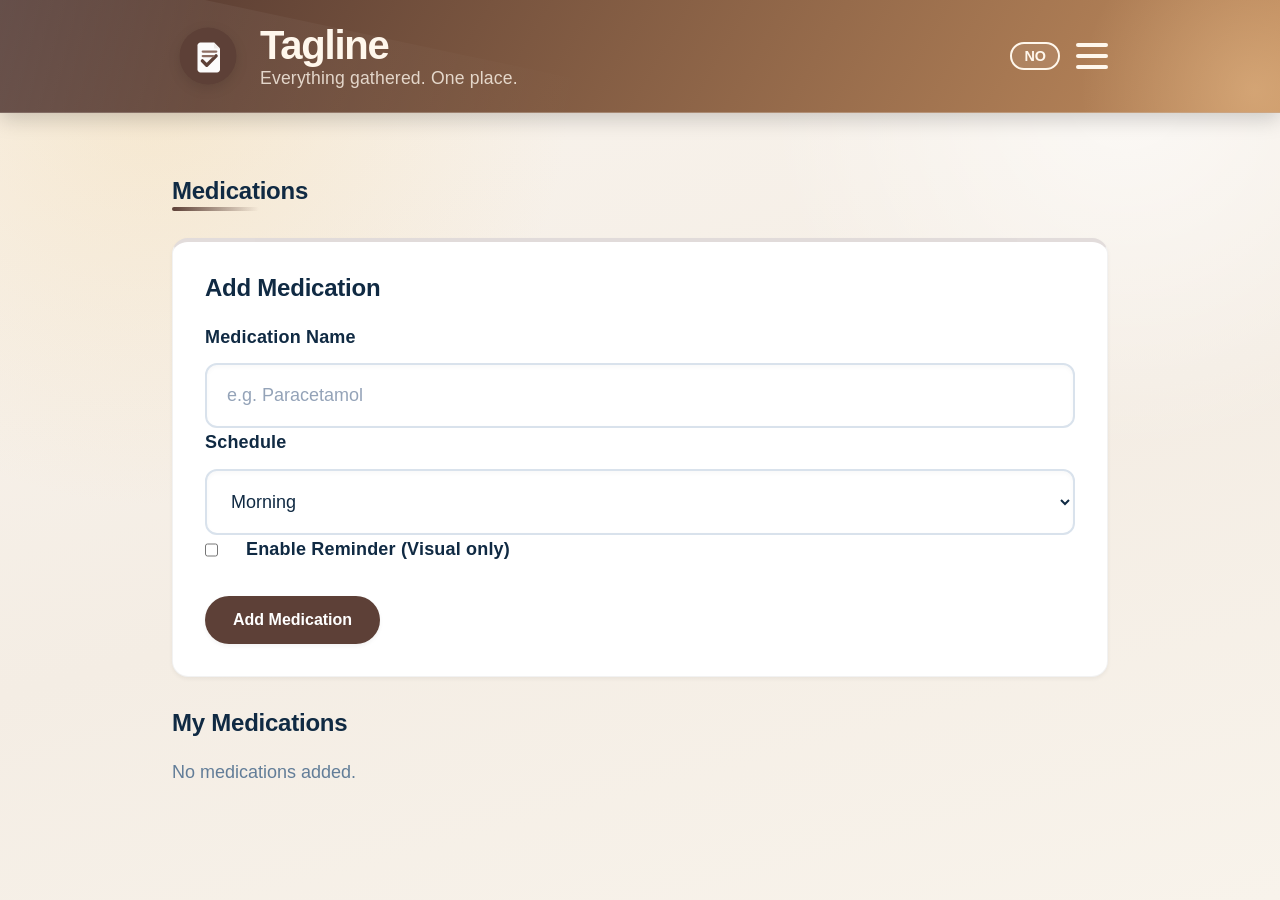
<file: medications.html>
<!doctype html>
<html lang="en">
  <head>
    <meta charset="UTF-8" />
    <meta name="viewport" content="width=device-width, initial-scale=1.0" />
    <meta
      name="description"
      content="Registrer medisiner, dosering og påminnelser i Tagline for bedre oversikt i hverdagen."
    />
    <title>Medications - Tagline</title>
    <link
      rel="stylesheet"
      href="https://cdnjs.cloudflare.com/ajax/libs/font-awesome/6.4.0/css/all.min.css"
    />
    <link rel="stylesheet" href="css/style.css" />
  </head>
  <body>
    <header>
      <div class="container">
        <div class="header-top">
          <a class="brand" href="index.html" aria-label="Tagline home">
            <img src="assets/logo-icon.svg" alt="" width="32" height="32" />
            <span class="brand__text">
              <span class="brand__name" data-i18n="app.title">Tagline</span>
              <span class="brand__tagline" data-i18n="app.slogan"
                >Alt samlet. Ett sted.</span
              >
            </span>
          </a>
          <div class="header-controls">
            <button class="lang-toggle" aria-label="Switch Language">NO</button>
            <button
              class="hamburger"
              aria-label="Menu"
              aria-controls="primary-nav"
              aria-expanded="false"
              aria-haspopup="true"
            >
              <span></span>
              <span></span>
              <span></span>
            </button>
          </div>
        </div>
        <nav id="primary-nav">
          <ul>
            <li>
              <a href="dashboard.html">
                <i class="fa-solid fa-house"></i>
                <span data-i18n="nav.dashboard">Dashboard</span>
              </a>
            </li>
            <li>
              <a href="appointments.html">
                <i class="fa-solid fa-calendar-check"></i>
                <span data-i18n="nav.appointments">Appointments</span>
              </a>
            </li>
            <li>
              <a href="medications.html" class="active">
                <i class="fa-solid fa-pills"></i>
                <span data-i18n="nav.medications">Medications</span>
              </a>
            </li>
            <li>
              <a href="symptoms.html">
                <i class="fa-solid fa-clipboard-user"></i>
                <span data-i18n="nav.symptoms">Symptoms</span>
              </a>
            </li>
            <li>
              <a href="vitals.html">
                <i class="fa-solid fa-heart-pulse"></i>
                <span data-i18n="nav.vitals">Vitals</span>
              </a>
            </li>
            <li>
              <a href="contacts.html">
                <i class="fa-solid fa-user-doctor"></i>
                <span data-i18n="nav.contacts">Contacts</span>
              </a>
            </li>
            <li>
              <a href="notes.html">
                <i class="fa-solid fa-note-sticky"></i>
                <span data-i18n="nav.notes">Notes</span>
              </a>
            </li>
            <li>
              <a href="documents.html">
                <i class="fa-solid fa-file-medical"></i>
                <span data-i18n="nav.documents">Documents</span>
              </a>
            </li>
            <li>
              <a href="report.html">
                <i class="fa-solid fa-chart-simple"></i>
                <span data-i18n="nav.report">Report</span>
              </a>
            </li>
            <li>
              <a href="profile.html">
                <i class="fa-solid fa-user"></i>
                <span data-i18n="nav.profile">Profile</span>
              </a>
            </li>
            <li>
              <a href="settings.html">
                <i class="fa-solid fa-gear"></i>
                <span data-i18n="nav.settings">Settings</span>
              </a>
            </li>
          </ul>
        </nav>
      </div>
    </header>

    <main class="container">
      <h2 data-i18n="nav.medications">Medications</h2>
      <section class="card">
        <h2 data-i18n="medications.add_new">Add Medication</h2>
        <form id="add-medication-form">
          <label for="name" data-i18n="medications.label.name"
            >Medication Name</label
          >
          <input
            type="text"
            id="name"
            name="name"
            required
            placeholder="e.g. Paracetamol"
            data-i18n-placeholder="medications.placeholder.name"
          />

          <label for="schedule" data-i18n="medications.label.schedule"
            >Schedule</label
          >
          <select id="schedule" name="schedule">
            <option value="morning" data-i18n="medications.schedule.morning">
              Morning
            </option>
            <option value="evening" data-i18n="medications.schedule.evening">
              Evening
            </option>
            <option value="daily" data-i18n="medications.schedule.daily">
              Daily (Morning & Evening)
            </option>
            <option value="needed" data-i18n="medications.schedule.needed">
              As Needed
            </option>
          </select>

          <div style="margin-bottom: var(--space-md)">
            <label
              style="display: flex; align-items: center; gap: var(--space-sm)"
            >
              <input
                type="checkbox"
                id="reminder"
                name="reminder"
                style="width: auto; margin-bottom: 0"
              />
              <span data-i18n="medications.label.reminder"
                >Enable Reminder (Visual only)</span
              >
            </label>
          </div>

          <button type="submit" class="btn" data-i18n="medications.btn.add">
            Add Medication
          </button>
        </form>
      </section>

      <section>
        <h2 data-i18n="medications.my_meds">My Medications</h2>
        <div id="medications-list">
          <!-- List will be populated here -->
        </div>
      </section>
    </main>

    <script type="module">
      import { Medications } from "./js/modules/medications.js";
      import { I18n } from "./js/modules/i18n.js";

      const form = document.getElementById("add-medication-form");
      const list = document.getElementById("medications-list");

      function render() {
        const meds = Medications.getAll();
        if (meds.length === 0) {
          list.innerHTML = `<p>${I18n.get("medications.none")}</p>`;
          return;
        }

        list.innerHTML = meds
          .map(
            (med) => `
                <div class="card">
                    <div style="display: flex; justify-content: space-between; align-items: center;">
                        <div>
                            <h3>${med.name}</h3>
                            <p><strong>${I18n.get(
                              "medications.label.schedule",
                            )}:</strong> ${I18n.get(
                              "medications.schedule." + med.schedule,
                            )}</p>
                            ${
                              med.reminder
                                ? `<p style="color: var(--color-primary); font-size: 0.9rem;">${I18n.get(
                                    "medications.reminder_active",
                                  )}</p>`
                                : ""
                            }
                        </div>
                        <button class="btn btn--secondary" onclick="window.deleteMedication('${
                          med.id
                        }')" aria-label="Delete medication">${I18n.get(
                          "btn.delete",
                        )}</button>
                    </div>
                </div>
            `,
          )
          .join("");
      }

      form.addEventListener("submit", (e) => {
        e.preventDefault();
        const formData = new FormData(form);
        Medications.add({
          name: formData.get("name"),
          schedule: formData.get("schedule"),
          reminder: formData.get("reminder") === "on",
        });
        form.reset();
        render();
      });

      window.deleteMedication = (id) => {
        if (confirm(I18n.get("medications.confirm_delete"))) {
          Medications.delete(id);
          render();
        }
      };

      render();
    </script>
    <script type="module" src="js/app.js"></script>
  </body>
</html>
</file>
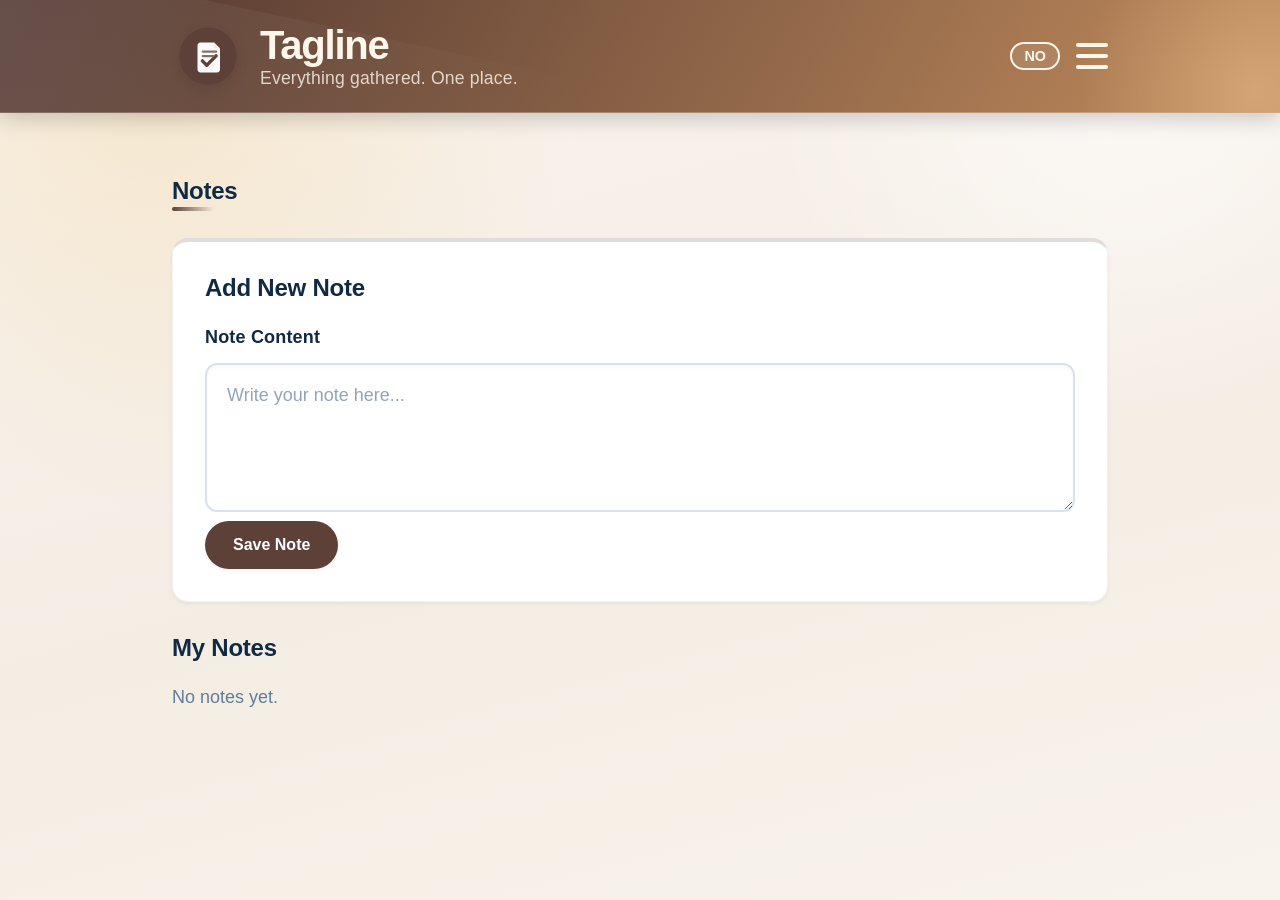
<file: notes.html>
<!doctype html>
<html lang="en">
  <head>
    <meta charset="UTF-8" />
    <meta name="viewport" content="width=device-width, initial-scale=1.0" />
    <meta
      name="description"
      content="Skriv og organiser helsenotater i Tagline, slik at viktig informasjon er lett tilgjengelig."
    />
    <title>Notes - Tagline</title>
    <link
      rel="stylesheet"
      href="https://cdnjs.cloudflare.com/ajax/libs/font-awesome/6.4.0/css/all.min.css"
    />
    <link rel="stylesheet" href="css/style.css" />
  </head>
  <body>
    <header>
      <div class="container">
        <div class="header-top">
          <a class="brand" href="index.html" aria-label="Tagline home">
            <img src="assets/logo-icon.svg" alt="" width="32" height="32" />
            <span class="brand__text">
              <span class="brand__name" data-i18n="app.title">Tagline</span>
              <span class="brand__tagline" data-i18n="app.slogan"
                >Alt samlet. Ett sted.</span
              >
            </span>
          </a>
          <div class="header-controls">
            <button class="lang-toggle" aria-label="Switch Language">NO</button>
            <button
              class="hamburger"
              aria-label="Menu"
              aria-controls="primary-nav"
              aria-expanded="false"
              aria-haspopup="true"
            >
              <span></span>
              <span></span>
              <span></span>
            </button>
          </div>
        </div>
        <nav id="primary-nav">
          <ul>
            <li>
              <a href="dashboard.html">
                <i class="fa-solid fa-house"></i>
                <span data-i18n="nav.dashboard">Dashboard</span>
              </a>
            </li>
            <li>
              <a href="appointments.html">
                <i class="fa-solid fa-calendar-check"></i>
                <span data-i18n="nav.appointments">Appointments</span>
              </a>
            </li>
            <li>
              <a href="medications.html">
                <i class="fa-solid fa-pills"></i>
                <span data-i18n="nav.medications">Medications</span>
              </a>
            </li>
            <li>
              <a href="symptoms.html">
                <i class="fa-solid fa-clipboard-user"></i>
                <span data-i18n="nav.symptoms">Symptoms</span>
              </a>
            </li>
            <li>
              <a href="vitals.html">
                <i class="fa-solid fa-heart-pulse"></i>
                <span data-i18n="nav.vitals">Vitals</span>
              </a>
            </li>
            <li>
              <a href="contacts.html">
                <i class="fa-solid fa-user-doctor"></i>
                <span data-i18n="nav.contacts">Contacts</span>
              </a>
            </li>
            <li>
              <a href="notes.html" class="active">
                <i class="fa-solid fa-note-sticky"></i>
                <span data-i18n="nav.notes">Notes</span>
              </a>
            </li>
            <li>
              <a href="documents.html">
                <i class="fa-solid fa-file-medical"></i>
                <span data-i18n="nav.documents">Documents</span>
              </a>
            </li>
            <li>
              <a href="report.html">
                <i class="fa-solid fa-chart-simple"></i>
                <span data-i18n="nav.report">Report</span>
              </a>
            </li>
            <li>
              <a href="profile.html">
                <i class="fa-solid fa-user"></i>
                <span data-i18n="nav.profile">Profile</span>
              </a>
            </li>
            <li>
              <a href="settings.html">
                <i class="fa-solid fa-gear"></i>
                <span data-i18n="nav.settings">Settings</span>
              </a>
            </li>
          </ul>
        </nav>
      </div>
    </header>

    <main class="container">
      <h2 data-i18n="nav.notes">Notes</h2>
      <section class="card">
        <h2 data-i18n="notes.add_new">Add New Note</h2>
        <form id="add-note-form">
          <label for="content" data-i18n="notes.label.content"
            >Note Content</label
          >
          <textarea
            id="content"
            name="content"
            rows="5"
            required
            placeholder="Write your note here..."
            data-i18n-placeholder="notes.placeholder.content"
          ></textarea>
          <button type="submit" class="btn" data-i18n="notes.btn.save">
            Save Note
          </button>
        </form>
      </section>

      <section>
        <h2 data-i18n="notes.my_notes">My Notes</h2>
        <div id="notes-list">
          <!-- List will be populated here -->
        </div>
      </section>
    </main>

    <script type="module">
      import { Notes } from "./js/modules/notes.js";
      import { I18n } from "./js/modules/i18n.js";

      const form = document.getElementById("add-note-form");
      const list = document.getElementById("notes-list");

      function render() {
        const notes = Notes.getAll();
        if (notes.length === 0) {
          list.innerHTML = `<p>${I18n.get("notes.none")}</p>`;
          return;
        }

        list.innerHTML = notes
          .map(
            (note) => `
                <div class="card">
                    <div style="display: flex; justify-content: space-between; align-items: start;">
                        <div style="flex-grow: 1; margin-right: var(--space-md);">
                            <p style="white-space: pre-wrap;">${
                              note.content
                            }</p>
                            <small style="color: var(--color-text-muted);">Added: ${new Date(
                              note.createdAt,
                            ).toLocaleString()}</small>
                        </div>
                        <button class="btn btn--secondary" onclick="window.deleteNote('${
                          note.id
                        }')" aria-label="Delete note">${I18n.get(
                          "btn.delete",
                        )}</button>
                    </div>
                </div>
            `,
          )
          .join("");
      }

      form.addEventListener("submit", (e) => {
        e.preventDefault();
        const formData = new FormData(form);
        Notes.add({
          content: formData.get("content"),
        });
        form.reset();
        render();
      });

      window.deleteNote = (id) => {
        if (confirm(I18n.get("notes.confirm_delete"))) {
          Notes.delete(id);
          render();
        }
      };

      render();
    </script>
    <script type="module" src="js/app.js"></script>
  </body>
</html>
</file>
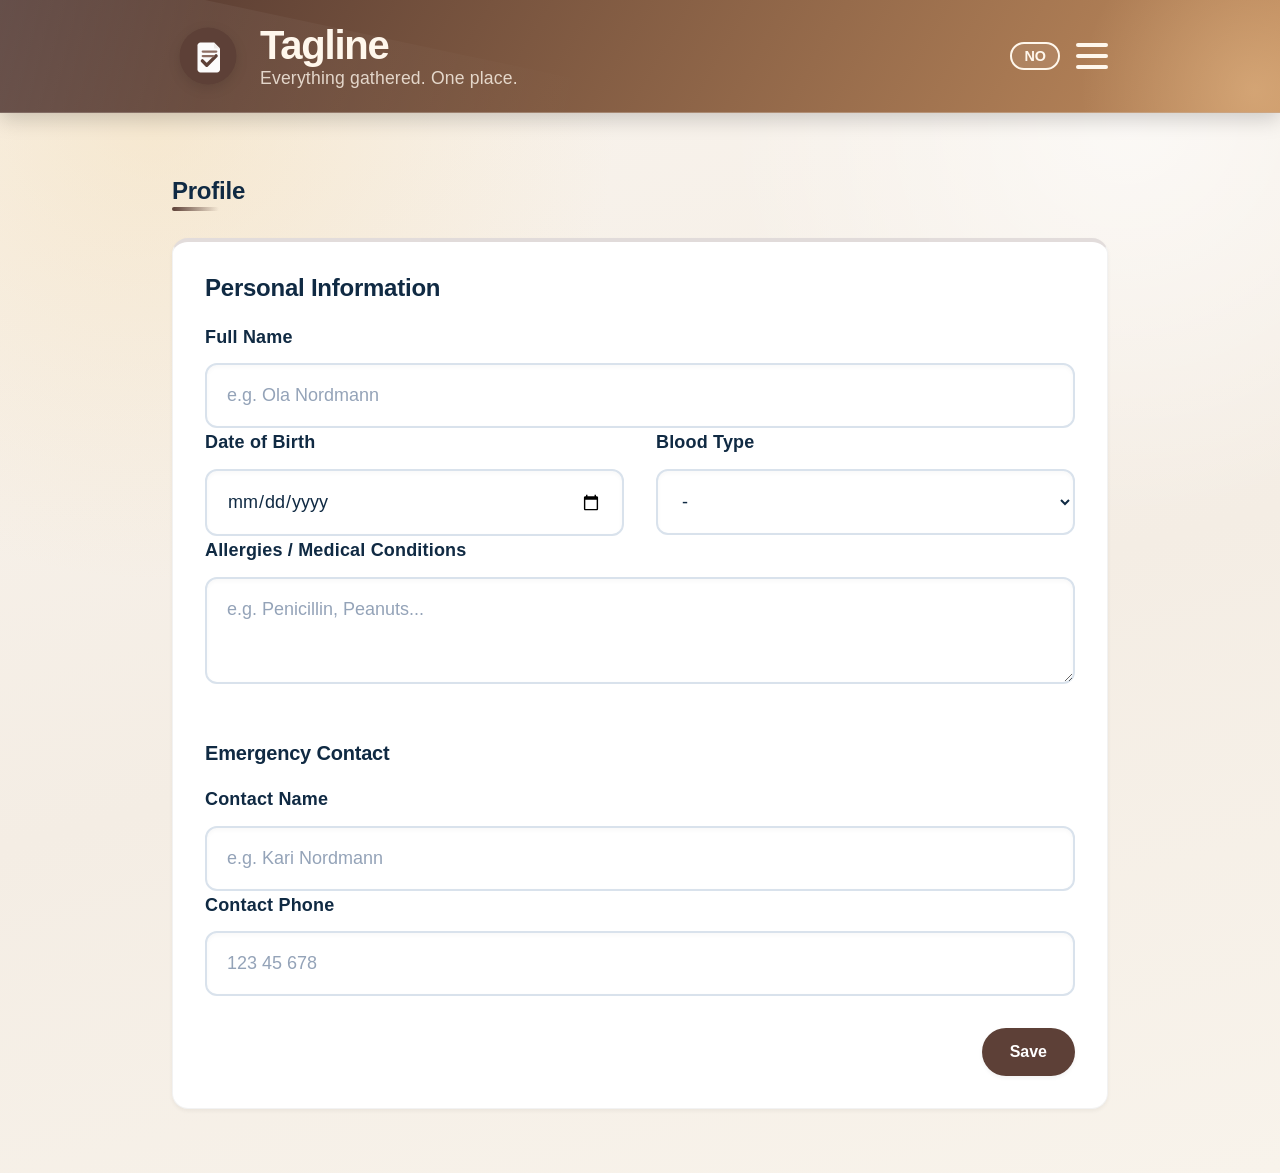
<file: profile.html>
<!doctype html>
<html lang="en">
  <head>
    <meta charset="UTF-8" />
    <meta name="viewport" content="width=device-width, initial-scale=1.0" />
    <meta
      name="description"
      content="Administrer personlig helseinformasjon, allergier og nødkontakt i din Tagline-profil."
    />
    <title data-i18n="app.title">Tagline</title>
    <link
      rel="stylesheet"
      href="https://cdnjs.cloudflare.com/ajax/libs/font-awesome/6.4.0/css/all.min.css"
    />
    <link rel="stylesheet" href="css/style.css" />
  </head>
  <body>
    <header>
      <div class="container">
        <div class="header-top">
          <a class="brand" href="index.html" aria-label="Tagline home">
            <img src="assets/logo-icon.svg" alt="" width="32" height="32" />
            <span class="brand__text">
              <span class="brand__name" data-i18n="app.title">Tagline</span>
              <span class="brand__tagline" data-i18n="app.slogan"
                >Alt samlet. Ett sted.</span
              >
            </span>
          </a>
          <div class="header-controls">
            <button class="lang-toggle" aria-label="Switch Language">NO</button>
            <button
              class="hamburger"
              aria-label="Menu"
              aria-controls="primary-nav"
              aria-expanded="false"
              aria-haspopup="true"
            >
              <span></span>
              <span></span>
              <span></span>
            </button>
          </div>
        </div>
        <nav id="primary-nav">
          <ul>
            <li>
              <a href="dashboard.html">
                <i class="fa-solid fa-house"></i>
                <span data-i18n="nav.dashboard">Dashboard</span>
              </a>
            </li>
            <li>
              <a href="appointments.html">
                <i class="fa-solid fa-calendar-check"></i>
                <span data-i18n="nav.appointments">Appointments</span>
              </a>
            </li>
            <li>
              <a href="medications.html">
                <i class="fa-solid fa-pills"></i>
                <span data-i18n="nav.medications">Medications</span>
              </a>
            </li>
            <li>
              <a href="symptoms.html">
                <i class="fa-solid fa-clipboard-user"></i>
                <span data-i18n="nav.symptoms">Symptoms</span>
              </a>
            </li>
            <li>
              <a href="vitals.html">
                <i class="fa-solid fa-heart-pulse"></i>
                <span data-i18n="nav.vitals">Vitals</span>
              </a>
            </li>
            <li>
              <a href="contacts.html">
                <i class="fa-solid fa-user-doctor"></i>
                <span data-i18n="nav.contacts">Contacts</span>
              </a>
            </li>
            <li>
              <a href="notes.html">
                <i class="fa-solid fa-note-sticky"></i>
                <span data-i18n="nav.notes">Notes</span>
              </a>
            </li>
            <li>
              <a href="documents.html">
                <i class="fa-solid fa-file-medical"></i>
                <span data-i18n="nav.documents">Documents</span>
              </a>
            </li>
            <li>
              <a href="report.html">
                <i class="fa-solid fa-chart-simple"></i>
                <span data-i18n="nav.report">Report</span>
              </a>
            </li>
            <li>
              <a href="profile.html" class="active">
                <i class="fa-solid fa-user"></i>
                <span data-i18n="nav.profile">Profile</span>
              </a>
            </li>
            <li>
              <a href="settings.html">
                <i class="fa-solid fa-gear"></i>
                <span data-i18n="nav.settings">Settings</span>
              </a>
            </li>
          </ul>
        </nav>
      </div>
    </header>

    <main class="container">
      <h2 data-i18n="nav.profile">Profile</h2>
      <section class="card">
        <h2 data-i18n="profile.personal_info">Personal Information</h2>
        <form id="profile-form">
          <label for="name" data-i18n="profile.label.name">Full Name</label>
          <input
            type="text"
            id="name"
            name="name"
            placeholder="e.g. Ola Nordmann"
            data-i18n-placeholder="profile.placeholder.name"
          />

          <div
            style="
              display: grid;
              grid-template-columns: 1fr 1fr;
              gap: var(--space-md);
            "
          >
            <div>
              <label for="dob" data-i18n="profile.label.dob"
                >Date of Birth</label
              >
              <input type="date" id="dob" name="dob" />
            </div>
            <div>
              <label for="bloodType" data-i18n="profile.label.blood_type"
                >Blood Type</label
              >
              <select id="bloodType" name="bloodType">
                <option value="">-</option>
                <option value="A+">A+</option>
                <option value="A-">A-</option>
                <option value="B+">B+</option>
                <option value="B-">B-</option>
                <option value="AB+">AB+</option>
                <option value="AB-">AB-</option>
                <option value="O+">O+</option>
                <option value="O-">O-</option>
              </select>
            </div>
          </div>

          <label for="allergies" data-i18n="profile.label.allergies"
            >Allergies / Medical Conditions</label
          >
          <textarea
            id="allergies"
            name="allergies"
            rows="3"
            placeholder="e.g. Penicillin, Peanuts..."
            data-i18n-placeholder="profile.placeholder.allergies"
          ></textarea>

          <h3
            style="margin-top: var(--space-lg); margin-bottom: var(--space-sm)"
            data-i18n="profile.emergency_contact"
          >
            Emergency Contact
          </h3>

          <label for="emergencyName" data-i18n="profile.label.emergency_name"
            >Contact Name</label
          >
          <input
            type="text"
            id="emergencyName"
            name="emergencyName"
            placeholder="e.g. Kari Nordmann"
            data-i18n-placeholder="profile.placeholder.emergency_name"
          />

          <label for="emergencyPhone" data-i18n="profile.label.emergency_phone"
            >Contact Phone</label
          >
          <input
            type="tel"
            id="emergencyPhone"
            name="emergencyPhone"
            placeholder="123 45 678"
            data-i18n-placeholder="profile.placeholder.emergency_phone"
          />

          <div style="margin-top: var(--space-md); text-align: right">
            <button type="submit" class="btn" data-i18n="btn.save">
              Save Profile
            </button>
          </div>
        </form>
      </section>
    </main>

    <script type="module">
      import { Profile } from "./js/modules/profile.js";
      import { I18n } from "./js/modules/i18n.js";

      const form = document.getElementById("profile-form");

      function load() {
        const data = Profile.get();
        document.getElementById("name").value = data.name || "";
        document.getElementById("dob").value = data.dob || "";
        document.getElementById("bloodType").value = data.bloodType || "";
        document.getElementById("allergies").value = data.allergies || "";
        document.getElementById("emergencyName").value =
          data.emergencyName || "";
        document.getElementById("emergencyPhone").value =
          data.emergencyPhone || "";
      }

      form.addEventListener("submit", (e) => {
        e.preventDefault();
        Profile.save({
          name: document.getElementById("name").value,
          dob: document.getElementById("dob").value,
          bloodType: document.getElementById("bloodType").value,
          allergies: document.getElementById("allergies").value,
          emergencyName: document.getElementById("emergencyName").value,
          emergencyPhone: document.getElementById("emergencyPhone").value,
        });

        window.dispatchEvent(
          new CustomEvent("appMessage", {
            detail: {
              messageKey: "profile.saved",
              variant: "success",
            },
          }),
        );
      });

      // Re-render when language changes (though form values stay)
      window.addEventListener("languageChanged", () => {
        // No specific render logic needed as I18n.apply() handles text
      });

      load();
    </script>
    <script type="module" src="js/app.js"></script>
  </body>
</html>
</file>
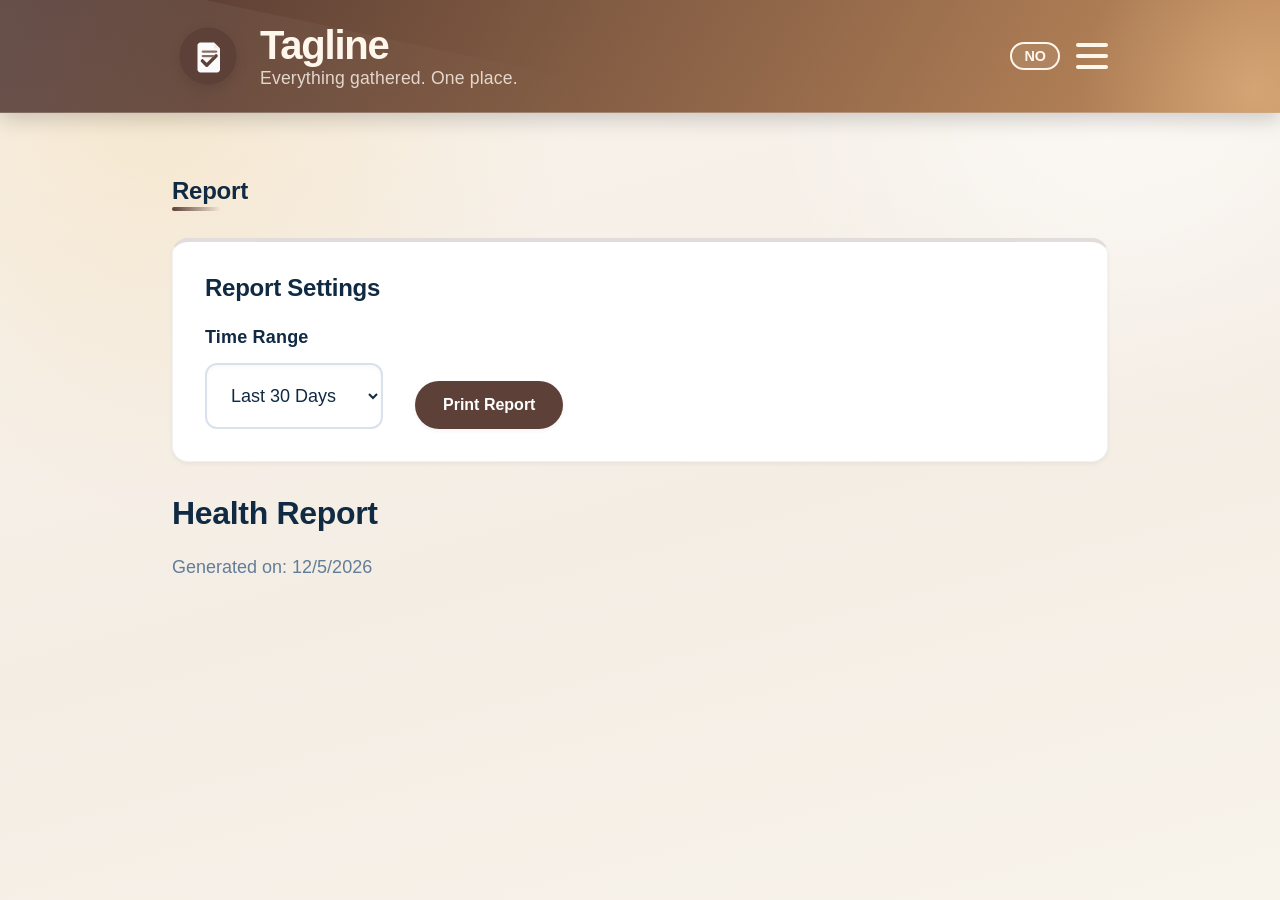
<file: report.html>
<!doctype html>
<html lang="en">
  <head>
    <meta charset="UTF-8" />
    <meta name="viewport" content="width=device-width, initial-scale=1.0" />
    <meta
      name="description"
      content="Generer og skriv ut en samlet helserapport fra dataene dine i Tagline."
    />
    <title data-i18n="app.title">Tagline</title>
    <link
      rel="stylesheet"
      href="https://cdnjs.cloudflare.com/ajax/libs/font-awesome/6.4.0/css/all.min.css"
    />
    <link rel="stylesheet" href="css/style.css" />
    <style>
      @media print {
        header,
        nav,
        .no-print {
          display: none !important;
        }
        body {
          background: white;
          color: black;
        }
        .card {
          box-shadow: none;
          border: 1px solid #ccc;
          break-inside: avoid;
        }
        .container {
          max-width: 100%;
          margin: 0;
          padding: 0;
        }
      }
    </style>
  </head>
  <body>
    <header>
      <div class="container">
        <div class="header-top">
          <a class="brand" href="index.html" aria-label="Tagline home">
            <img src="assets/logo-icon.svg" alt="" width="32" height="32" />
            <span class="brand__text">
              <span class="brand__name" data-i18n="app.title">Tagline</span>
              <span class="brand__tagline" data-i18n="app.slogan"
                >Alt samlet. Ett sted.</span
              >
            </span>
          </a>
          <div class="header-controls">
            <button class="lang-toggle" aria-label="Switch Language">NO</button>
            <button
              class="hamburger"
              aria-label="Menu"
              aria-controls="primary-nav"
              aria-expanded="false"
              aria-haspopup="true"
            >
              <span></span>
              <span></span>
              <span></span>
            </button>
          </div>
        </div>
        <nav id="primary-nav">
          <ul>
            <li>
              <a href="dashboard.html">
                <i class="fa-solid fa-house"></i>
                <span data-i18n="nav.dashboard">Dashboard</span>
              </a>
            </li>
            <li>
              <a href="appointments.html">
                <i class="fa-solid fa-calendar-check"></i>
                <span data-i18n="nav.appointments">Appointments</span>
              </a>
            </li>
            <li>
              <a href="medications.html">
                <i class="fa-solid fa-pills"></i>
                <span data-i18n="nav.medications">Medications</span>
              </a>
            </li>
            <li>
              <a href="symptoms.html">
                <i class="fa-solid fa-clipboard-user"></i>
                <span data-i18n="nav.symptoms">Symptoms</span>
              </a>
            </li>
            <li>
              <a href="vitals.html">
                <i class="fa-solid fa-heart-pulse"></i>
                <span data-i18n="nav.vitals">Vitals</span>
              </a>
            </li>
            <li>
              <a href="contacts.html">
                <i class="fa-solid fa-user-doctor"></i>
                <span data-i18n="nav.contacts">Contacts</span>
              </a>
            </li>
            <li>
              <a href="notes.html">
                <i class="fa-solid fa-note-sticky"></i>
                <span data-i18n="nav.notes">Notes</span>
              </a>
            </li>
            <li>
              <a href="documents.html">
                <i class="fa-solid fa-file-medical"></i>
                <span data-i18n="nav.documents">Documents</span>
              </a>
            </li>
            <li>
              <a href="report.html" class="active">
                <i class="fa-solid fa-chart-simple"></i>
                <span data-i18n="nav.report">Report</span>
              </a>
            </li>
            <li>
              <a href="profile.html">
                <i class="fa-solid fa-user"></i>
                <span data-i18n="nav.profile">Profile</span>
              </a>
            </li>
            <li>
              <a href="settings.html">
                <i class="fa-solid fa-gear"></i>
                <span data-i18n="nav.settings">Settings</span>
              </a>
            </li>
          </ul>
        </nav>
      </div>
    </header>

    <main class="container">
      <h2 data-i18n="nav.report">Doctor's Report</h2>
      <section class="card no-print">
        <h2 data-i18n="report.settings">Report Settings</h2>
        <div
          style="
            display: flex;
            gap: var(--space-md);
            align-items: end;
            flex-wrap: wrap;
          "
        >
          <div>
            <label for="range" data-i18n="report.range">Time Range</label>
            <select id="range">
              <option value="30" data-i18n="report.range.30">
                Last 30 Days
              </option>
              <option value="90" data-i18n="report.range.90">
                Last 3 Months
              </option>
              <option value="365" data-i18n="report.range.365">
                Last Year
              </option>
              <option value="all" data-i18n="report.range.all">All Time</option>
            </select>
          </div>
          <button id="print-btn" class="btn" data-i18n="report.print">
            Print Report
          </button>
        </div>
      </section>

      <div id="report-content">
        <!-- Report sections will be generated here -->
      </div>
    </main>

    <script type="module">
      import { Appointments } from "./js/modules/appointments.js";
      import { Medications } from "./js/modules/medications.js";
      import { Symptoms } from "./js/modules/symptoms.js";
      import { Vitals } from "./js/modules/vitals.js";
      import { Notes } from "./js/modules/notes.js";
      import { I18n } from "./js/modules/i18n.js";

      const rangeSelect = document.getElementById("range");
      const printBtn = document.getElementById("print-btn");
      const content = document.getElementById("report-content");

      function filterByDate(items, days) {
        if (days === "all") return items;
        const cutoff = new Date();
        cutoff.setDate(cutoff.getDate() - parseInt(days));
        return items.filter((item) => {
          const date = item.date || item.timestamp; // Handle different date field names if any
          return new Date(date) >= cutoff;
        });
      }

      function renderSection(title, items, renderer) {
        if (items.length === 0) return "";
        return `
                <section class="card">
                    <h2>${title}</h2>
                    <div style="display: flex; flex-direction: column; gap: var(--space-sm);">
                        ${items.map(renderer).join("")}
                    </div>
                </section>
            `;
      }

      function render() {
        const days = rangeSelect.value;

        // Medications (Always show all active)
        const meds = Medications.getAll();
        const medsHtml = renderSection(
          I18n.get("nav.medications"),
          meds,
          (m) => `
                <div style="border-bottom: 1px solid #eee; padding-bottom: 8px;">
                    <strong>${m.name}</strong> - ${I18n.get(
                      "medications.schedule." + m.schedule,
                    )}
                </div>
            `,
        );

        // Symptoms
        const symptoms = filterByDate(Symptoms.getAll(), days);
        const symptomsHtml = renderSection(
          I18n.get("nav.symptoms"),
          symptoms,
          (s) => `
                <div style="border-bottom: 1px solid #eee; padding-bottom: 8px;">
                    <div style="display: flex; justify-content: space-between;">
                        <strong>${s.name}</strong>
                        <span>${new Date(s.date).toLocaleDateString()}</span>
                    </div>
                    <div>${I18n.get("symptoms.label.severity")}: ${I18n.get(
                      "symptoms.severity." + s.severity,
                    )}</div>
                    ${s.notes ? `<div>${s.notes}</div>` : ""}
                </div>
            `,
        );

        // Vitals
        const vitals = filterByDate(Vitals.getAll(), days);
        const vitalsHtml = renderSection(
          I18n.get("nav.vitals"),
          vitals,
          (v) => `
                <div style="border-bottom: 1px solid #eee; padding-bottom: 8px;">
                    <div style="display: flex; justify-content: space-between;">
                        <strong>${I18n.get("vitals.type." + v.type)}</strong>
                        <span>${new Date(v.date).toLocaleDateString()}</span>
                    </div>
                    <div>${v.value}</div>
                    ${v.notes ? `<div>${v.notes}</div>` : ""}
                </div>
            `,
        );

        // Appointments (Past only)
        const allAppointments = Appointments.getAll();
        const pastAppointments = allAppointments.filter(
          (a) => new Date(a.date) < new Date(),
        );
        const filteredAppointments = filterByDate(pastAppointments, days);
        const appointmentsHtml = renderSection(
          I18n.get("nav.appointments") + " (Past)",
          filteredAppointments,
          (a) => `
                <div style="border-bottom: 1px solid #eee; padding-bottom: 8px;">
                    <div style="display: flex; justify-content: space-between;">
                        <strong>${a.title}</strong>
                        <span>${new Date(a.date).toLocaleDateString()}</span>
                    </div>
                    <div>${a.location}</div>
                    ${a.notes ? `<div>${a.notes}</div>` : ""}
                </div>
            `,
        );

        content.innerHTML = `
                <div style="margin-bottom: var(--space-lg);">
                    <h1>${I18n.get("report.title")}</h1>
                    <p>${I18n.get(
                      "report.generated",
                    )}: ${new Date().toLocaleDateString()}</p>
                </div>
                ${medsHtml}
                ${symptomsHtml}
                ${vitalsHtml}
                ${appointmentsHtml}
            `;
      }

      rangeSelect.addEventListener("change", render);
      printBtn.addEventListener("click", () => window.print());

      window.addEventListener("languageChanged", render);

      render();
    </script>
    <script type="module" src="js/app.js"></script>
  </body>
</html>
</file>
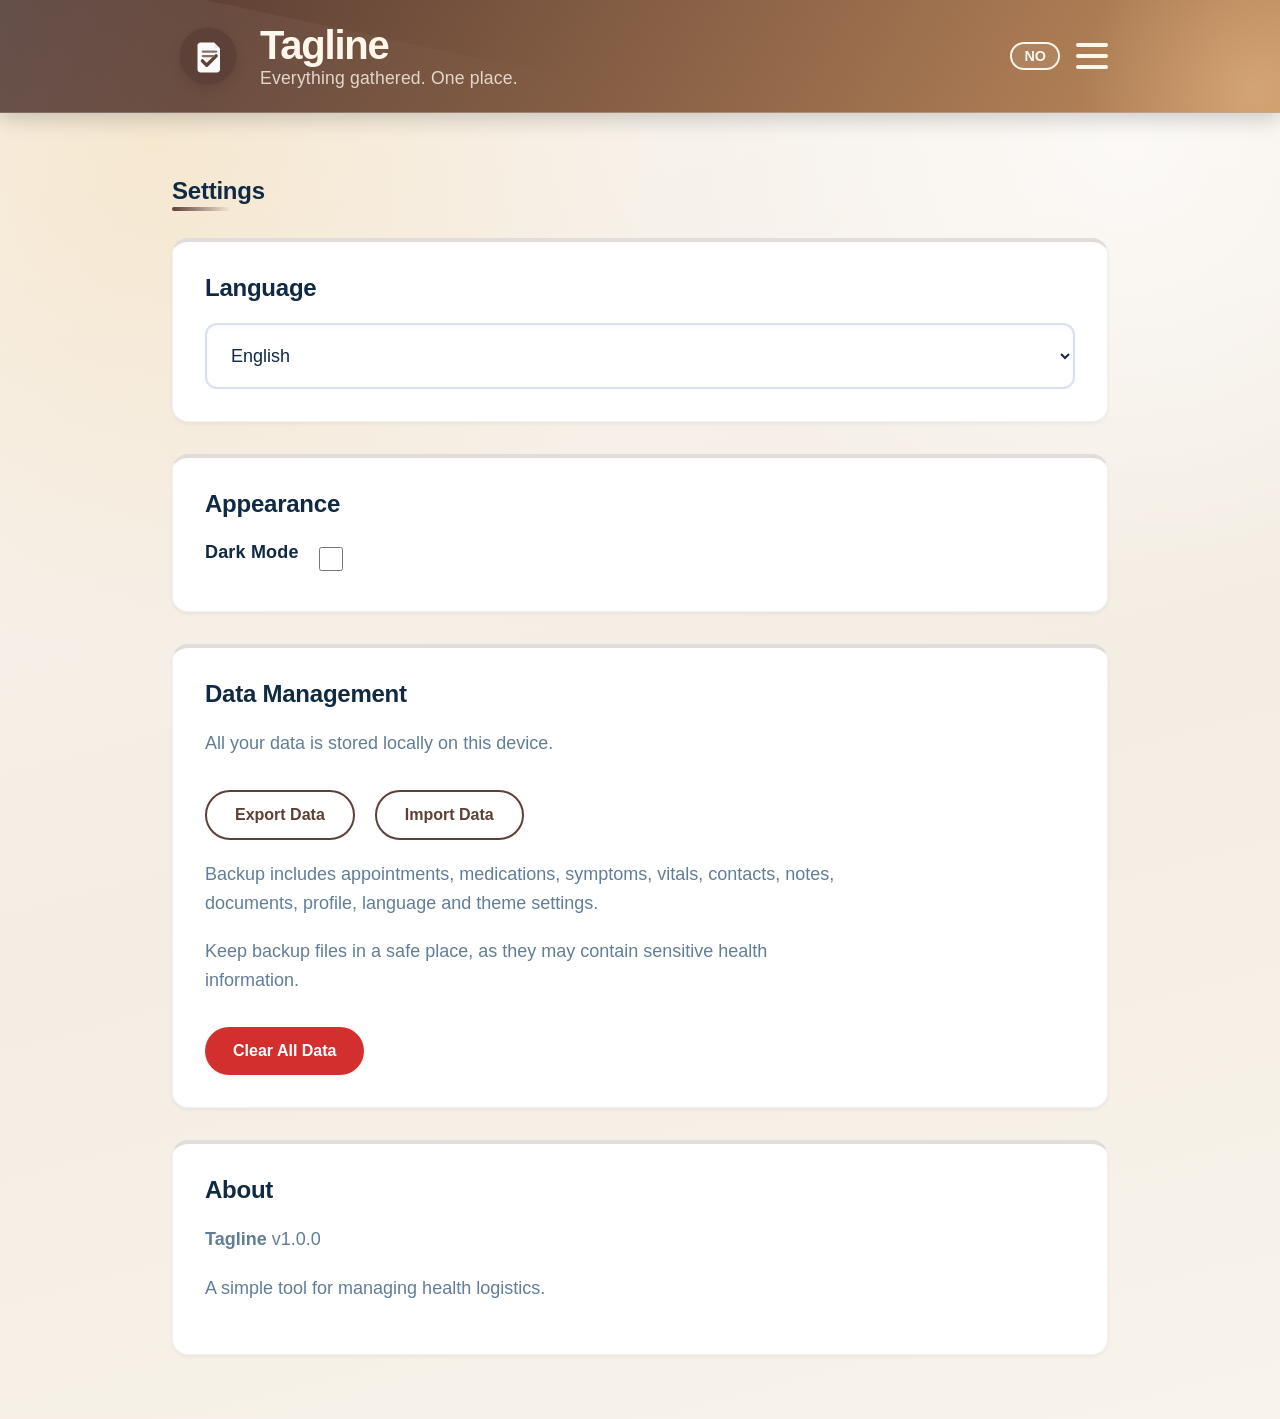
<file: settings.html>
<!doctype html>
<html lang="en">
  <head>
    <meta charset="UTF-8" />
    <meta name="viewport" content="width=device-width, initial-scale=1.0" />
    <meta
      name="description"
      content="Juster språk, utseende og datainnstillinger for Tagline på en trygg og enkel måte."
    />
    <title>Settings - Tagline</title>
    <link
      rel="stylesheet"
      href="https://cdnjs.cloudflare.com/ajax/libs/font-awesome/6.4.0/css/all.min.css"
    />
    <link rel="stylesheet" href="css/style.css" />
  </head>
  <body>
    <header>
      <div class="container">
        <div class="header-top">
          <a class="brand" href="index.html" aria-label="Tagline home">
            <img src="assets/logo-icon.svg" alt="" width="32" height="32" />
            <span class="brand__text">
              <span class="brand__name" data-i18n="app.title">Tagline</span>
              <span class="brand__tagline" data-i18n="app.slogan"
                >Alt samlet. Ett sted.</span
              >
            </span>
          </a>
          <div class="header-controls">
            <button class="lang-toggle" aria-label="Switch Language">NO</button>
            <button
              class="hamburger"
              aria-label="Menu"
              aria-controls="primary-nav"
              aria-expanded="false"
              aria-haspopup="true"
            >
              <span></span>
              <span></span>
              <span></span>
            </button>
          </div>
        </div>
        <nav id="primary-nav">
          <ul>
            <li>
              <a href="dashboard.html">
                <i class="fa-solid fa-house"></i>
                <span data-i18n="nav.dashboard">Dashboard</span>
              </a>
            </li>
            <li>
              <a href="appointments.html">
                <i class="fa-solid fa-calendar-check"></i>
                <span data-i18n="nav.appointments">Appointments</span>
              </a>
            </li>
            <li>
              <a href="medications.html">
                <i class="fa-solid fa-pills"></i>
                <span data-i18n="nav.medications">Medications</span>
              </a>
            </li>
            <li>
              <a href="symptoms.html">
                <i class="fa-solid fa-clipboard-user"></i>
                <span data-i18n="nav.symptoms">Symptoms</span>
              </a>
            </li>
            <li>
              <a href="vitals.html">
                <i class="fa-solid fa-heart-pulse"></i>
                <span data-i18n="nav.vitals">Vitals</span>
              </a>
            </li>
            <li>
              <a href="contacts.html">
                <i class="fa-solid fa-user-doctor"></i>
                <span data-i18n="nav.contacts">Contacts</span>
              </a>
            </li>
            <li>
              <a href="notes.html">
                <i class="fa-solid fa-note-sticky"></i>
                <span data-i18n="nav.notes">Notes</span>
              </a>
            </li>
            <li>
              <a href="documents.html">
                <i class="fa-solid fa-file-medical"></i>
                <span data-i18n="nav.documents">Documents</span>
              </a>
            </li>
            <li>
              <a href="report.html">
                <i class="fa-solid fa-chart-simple"></i>
                <span data-i18n="nav.report">Report</span>
              </a>
            </li>
            <li>
              <a href="profile.html">
                <i class="fa-solid fa-user"></i>
                <span data-i18n="nav.profile">Profile</span>
              </a>
            </li>
            <li>
              <a href="settings.html" class="active">
                <i class="fa-solid fa-gear"></i>
                <span data-i18n="nav.settings">Settings</span>
              </a>
            </li>
          </ul>
        </nav>
      </div>
    </header>

    <main class="container">
      <h2 data-i18n="nav.settings">Settings</h2>
      <section class="card">
        <h2 data-i18n="settings.language">Language</h2>
        <div style="margin-top: var(--space-sm)">
          <select id="language-select">
            <option value="en">English</option>
            <option value="no">Norsk</option>
          </select>
        </div>
      </section>

      <section class="card">
        <h2 data-i18n="settings.appearance">Appearance</h2>
        <div
          style="
            margin-top: var(--space-sm);
            display: flex;
            align-items: center;
            gap: var(--space-sm);
          "
        >
          <label for="theme-toggle" data-i18n="settings.dark_mode"
            >Dark Mode</label
          >
          <input type="checkbox" id="theme-toggle" />
        </div>
      </section>

      <section class="card">
        <h2 data-i18n="settings.data_management">Data Management</h2>
        <p data-i18n="settings.data_info">
          All your data is stored locally on this device.
        </p>
        <div class="flex-row mt-md" style="flex-wrap: wrap">
          <button
            id="export-data-btn"
            class="btn btn--secondary"
            data-i18n="settings.btn.export"
          >
            Export Data
          </button>
          <button
            id="import-data-btn"
            class="btn btn--secondary"
            data-i18n="settings.btn.import"
          >
            Import Data
          </button>
          <input
            id="import-data-file"
            type="file"
            accept="application/json"
            style="display: none"
          />
        </div>
        <p
          class="mt-sm"
          style="color: var(--color-text-muted)"
          data-i18n="settings.backup_info"
        >
          Backup includes appointments, medications, symptoms, vitals, contacts,
          notes, documents, profile, language and theme settings.
        </p>
        <p
          style="color: var(--color-text-muted)"
          data-i18n="settings.backup_privacy"
        >
          Keep backup files in a safe place, as they may contain sensitive
          health information.
        </p>
        <div style="margin-top: var(--space-md)">
          <button
            id="clear-data-btn"
            class="btn"
            style="background-color: var(--color-error)"
            data-i18n="settings.btn.clear"
          >
            Clear All Data
          </button>
        </div>
      </section>

      <section class="card">
        <h2 data-i18n="settings.about">About</h2>
        <p><strong>Tagline</strong> v1.0.0</p>
        <p data-i18n="settings.about_text">
          A simple tool for managing health logistics.
        </p>
      </section>
    </main>

    <script type="module">
      import { Storage } from "./js/modules/storage.js";
      import { I18n } from "./js/modules/i18n.js";

      const PENDING_MESSAGE_KEY = "tagline_app_message";

      const BACKUP_KEYS = [
        "huskelista_theme",
        "tagline_language",
        "huskelista_appointments",
        "huskelista_medications",
        "huskelista_symptoms",
        "huskelista_vitals",
        "huskelista_contacts",
        "huskelista_notes",
        "huskelista_documents",
        "huskelista_profile",
      ];

      // Language Selector
      const langSelect = document.getElementById("language-select");
      langSelect.value = I18n.currentLang;

      langSelect.addEventListener("change", (e) => {
        I18n.setLanguage(e.target.value);
      });

      // Theme Logic
      const themeToggle = document.getElementById("theme-toggle");
      const savedTheme = Storage.get("huskelista_theme");
      themeToggle.checked = savedTheme === "dark";

      themeToggle.addEventListener("change", (e) => {
        if (e.target.checked) {
          document.body.classList.add("dark-mode");
          Storage.set("huskelista_theme", "dark");
        } else {
          document.body.classList.remove("dark-mode");
          Storage.set("huskelista_theme", "light");
        }
      });

      document
        .getElementById("clear-data-btn")
        .addEventListener("click", () => {
          if (confirm(I18n.get("settings.confirm_clear"))) {
            sessionStorage.setItem(
              PENDING_MESSAGE_KEY,
              JSON.stringify({
                messageKey: "settings.alert_cleared",
                variant: "success",
              }),
            );
            localStorage.clear();
            window.location.href = "index.html";
          }
        });

      document
        .getElementById("export-data-btn")
        .addEventListener("click", () => {
          const payload = {
            app: "tagline",
            version: 1,
            exportedAt: new Date().toISOString(),
            data: {},
          };

          BACKUP_KEYS.forEach((key) => {
            payload.data[key] = Storage.get(key);
          });

          const backupJson = JSON.stringify(payload, null, 2);
          const blob = new Blob([backupJson], { type: "application/json" });
          const url = URL.createObjectURL(blob);
          const link = document.createElement("a");
          const dateStamp = new Date().toISOString().slice(0, 10);

          link.href = url;
          link.download = `tagline-backup-${dateStamp}.json`;
          document.body.appendChild(link);
          link.click();
          document.body.removeChild(link);
          URL.revokeObjectURL(url);

          window.dispatchEvent(
            new CustomEvent("appMessage", {
              detail: {
                messageKey: "settings.alert_exported",
                variant: "success",
              },
            }),
          );
        });

      const importBtn = document.getElementById("import-data-btn");
      const importFile = document.getElementById("import-data-file");

      importBtn.addEventListener("click", () => {
        importFile.click();
      });

      importFile.addEventListener("change", async (event) => {
        const file = event.target.files?.[0];
        if (!file) {
          return;
        }

        try {
          const text = await file.text();
          const parsed = JSON.parse(text);

          if (!parsed || typeof parsed !== "object" || !parsed.data) {
            throw new Error("invalid-backup");
          }

          BACKUP_KEYS.forEach((key) => {
            if (Object.prototype.hasOwnProperty.call(parsed.data, key)) {
              Storage.set(key, parsed.data[key]);
            }
          });

          const importedTheme = Storage.get("huskelista_theme");
          document.body.classList.toggle("dark-mode", importedTheme === "dark");

          const importedLang = Storage.get("tagline_language");
          if (importedLang === "en" || importedLang === "no") {
            I18n.setLanguage(importedLang);
          }

          sessionStorage.setItem(
            PENDING_MESSAGE_KEY,
            JSON.stringify({
              messageKey: "settings.alert_imported",
              variant: "success",
            }),
          );
          window.location.reload();
        } catch (error) {
          window.dispatchEvent(
            new CustomEvent("appMessage", {
              detail: {
                messageKey: "settings.alert_import_failed",
                variant: "error",
              },
            }),
          );
        } finally {
          importFile.value = "";
        }
      });
    </script>
    <script type="module" src="js/app.js"></script>
  </body>
</html>
</file>
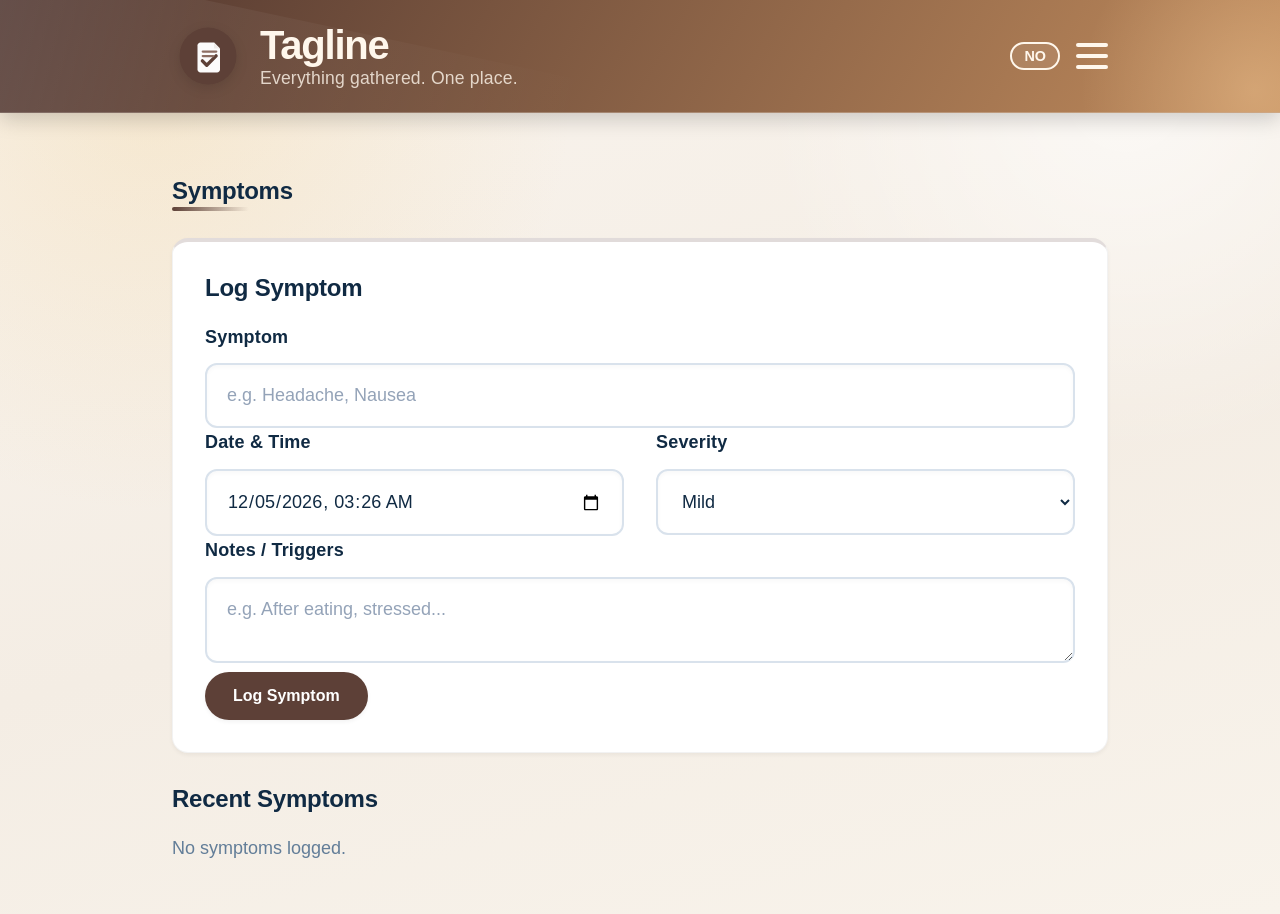
<file: symptoms.html>
<!doctype html>
<html lang="en">
  <head>
    <meta charset="UTF-8" />
    <meta name="viewport" content="width=device-width, initial-scale=1.0" />
    <meta
      name="description"
      content="Loggfør symptomer med alvorlighetsgrad, tidspunkt og triggere for å følge utviklingen over tid."
    />
    <title data-i18n="app.title">Tagline</title>
    <link
      rel="stylesheet"
      href="https://cdnjs.cloudflare.com/ajax/libs/font-awesome/6.4.0/css/all.min.css"
    />
    <link rel="stylesheet" href="css/style.css" />
    <style>
      /* Specific styles for symptom cards to look like buttons/tiles */
      .symptom-card {
        background: var(--color-surface);
        padding: var(--space-md);
        border-radius: var(--radius-md);
        box-shadow: var(--shadow-sm);
        cursor: pointer;
        transition:
          transform 0.2s,
          box-shadow 0.2s;
        border: 2px solid transparent;
        display: flex;
        justify-content: space-between;
        align-items: center;
        margin-bottom: var(--space-sm);
      }

      .symptom-card:hover {
        transform: translateY(-2px);
        box-shadow: var(--shadow-md);
        border-color: var(--color-primary);
      }

      .severity-badge {
        padding: 2px 8px;
        border-radius: 12px;
        font-size: 0.8rem;
        font-weight: bold;
        text-transform: uppercase;
      }

      .severity-mild {
        background-color: #e6f4ea;
        color: #1e8e3e;
      }
      .severity-moderate {
        background-color: #fef7e0;
        color: #f9ab00;
      }
      .severity-severe {
        background-color: #fce8e6;
        color: #d93025;
      }
    </style>
  </head>
  <body>
    <header>
      <div class="container">
        <div class="header-top">
          <a class="brand" href="index.html" aria-label="Tagline home">
            <img src="assets/logo-icon.svg" alt="" width="32" height="32" />
            <span class="brand__text">
              <span class="brand__name" data-i18n="app.title">Tagline</span>
              <span class="brand__tagline" data-i18n="app.slogan"
                >Alt samlet. Ett sted.</span
              >
            </span>
          </a>
          <div class="header-controls">
            <button class="lang-toggle" aria-label="Switch Language">NO</button>
            <button
              class="hamburger"
              aria-label="Menu"
              aria-controls="primary-nav"
              aria-expanded="false"
              aria-haspopup="true"
            >
              <span></span>
              <span></span>
              <span></span>
            </button>
          </div>
        </div>
        <nav id="primary-nav">
          <ul>
            <li>
              <a href="dashboard.html">
                <i class="fa-solid fa-house"></i>
                <span data-i18n="nav.dashboard">Dashboard</span>
              </a>
            </li>
            <li>
              <a href="appointments.html">
                <i class="fa-solid fa-calendar-check"></i>
                <span data-i18n="nav.appointments">Appointments</span>
              </a>
            </li>
            <li>
              <a href="medications.html">
                <i class="fa-solid fa-pills"></i>
                <span data-i18n="nav.medications">Medications</span>
              </a>
            </li>
            <li>
              <a href="symptoms.html" class="active">
                <i class="fa-solid fa-clipboard-user"></i>
                <span data-i18n="nav.symptoms">Symptoms</span>
              </a>
            </li>
            <li>
              <a href="vitals.html">
                <i class="fa-solid fa-heart-pulse"></i>
                <span data-i18n="nav.vitals">Vitals</span>
              </a>
            </li>
            <li>
              <a href="contacts.html">
                <i class="fa-solid fa-user-doctor"></i>
                <span data-i18n="nav.contacts">Contacts</span>
              </a>
            </li>
            <li>
              <a href="notes.html">
                <i class="fa-solid fa-note-sticky"></i>
                <span data-i18n="nav.notes">Notes</span>
              </a>
            </li>
            <li>
              <a href="documents.html">
                <i class="fa-solid fa-file-medical"></i>
                <span data-i18n="nav.documents">Documents</span>
              </a>
            </li>
            <li>
              <a href="report.html">
                <i class="fa-solid fa-chart-simple"></i>
                <span data-i18n="nav.report">Report</span>
              </a>
            </li>
            <li>
              <a href="profile.html">
                <i class="fa-solid fa-user"></i>
                <span data-i18n="nav.profile">Profile</span>
              </a>
            </li>
            <li>
              <a href="settings.html">
                <i class="fa-solid fa-gear"></i>
                <span data-i18n="nav.settings">Settings</span>
              </a>
            </li>
          </ul>
        </nav>
      </div>
    </header>

    <main class="container">
      <h2 data-i18n="nav.symptoms">Symptoms</h2>
      <section class="card">
        <h2 data-i18n="symptoms.add_new">Log Symptom</h2>
        <form id="add-symptom-form">
          <label for="name" data-i18n="symptoms.label.name">Symptom</label>
          <input
            type="text"
            id="name"
            name="name"
            required
            placeholder="e.g. Headache"
            data-i18n-placeholder="symptoms.placeholder.name"
          />

          <div
            style="
              display: grid;
              grid-template-columns: 1fr 1fr;
              gap: var(--space-md);
            "
          >
            <div>
              <label for="date" data-i18n="symptoms.label.date"
                >Date & Time</label
              >
              <input type="datetime-local" id="date" name="date" required />
            </div>
            <div>
              <label for="severity" data-i18n="symptoms.label.severity"
                >Severity</label
              >
              <select id="severity" name="severity">
                <option value="mild" data-i18n="symptoms.severity.mild">
                  Mild
                </option>
                <option value="moderate" data-i18n="symptoms.severity.moderate">
                  Moderate
                </option>
                <option value="severe" data-i18n="symptoms.severity.severe">
                  Severe
                </option>
              </select>
            </div>
          </div>

          <label for="notes" data-i18n="symptoms.label.notes"
            >Notes / Triggers</label
          >
          <textarea
            id="notes"
            name="notes"
            rows="2"
            placeholder="e.g. After eating..."
            data-i18n-placeholder="symptoms.placeholder.notes"
          ></textarea>

          <button type="submit" class="btn" data-i18n="symptoms.btn.add">
            Log Symptom
          </button>
        </form>
      </section>

      <section>
        <h2 data-i18n="symptoms.recent">Recent Symptoms</h2>
        <div id="symptoms-list">
          <!-- List will be populated here -->
        </div>
      </section>
    </main>

    <script type="module">
      import { Symptoms } from "./js/modules/symptoms.js";
      import { I18n } from "./js/modules/i18n.js";

      const form = document.getElementById("add-symptom-form");
      const list = document.getElementById("symptoms-list");

      // Set default date to now
      const now = new Date();
      now.setMinutes(now.getMinutes() - now.getTimezoneOffset());
      document.getElementById("date").value = now.toISOString().slice(0, 16);

      function render() {
        const items = Symptoms.getAll();
        if (items.length === 0) {
          list.innerHTML = `<p>${I18n.get("symptoms.none")}</p>`;
          return;
        }

        list.innerHTML = items
          .map(
            (item) => `
                <div class="symptom-card" onclick="this.classList.toggle('expanded')">
                    <div style="flex: 1;">
                        <div style="display: flex; align-items: center; gap: var(--space-sm); margin-bottom: var(--space-xs);">
                            <h3 style="margin: 0;">${item.name}</h3>
                            <span class="severity-badge severity-${
                              item.severity
                            }">${I18n.get(
                              "symptoms.severity." + item.severity,
                            )}</span>
                        </div>
                        <p style="font-size: 0.9rem; color: var(--color-text-muted);">
                            ${new Date(item.date).toLocaleString()}
                        </p>
                        ${
                          item.notes
                            ? `<p style="margin-top: var(--space-xs); font-style: italic;">"${item.notes}"</p>`
                            : ""
                        }
                    </div>
                    <button class="btn btn--secondary" onclick="event.stopPropagation(); window.deleteSymptom('${
                      item.id
                    }')" aria-label="Delete" style="padding: 0.4rem 0.8rem;">
                        ${I18n.get("btn.delete")}
                    </button>
                </div>
            `,
          )
          .join("");
      }

      form.addEventListener("submit", (e) => {
        e.preventDefault();
        Symptoms.add({
          name: document.getElementById("name").value,
          date: document.getElementById("date").value,
          severity: document.getElementById("severity").value,
          notes: document.getElementById("notes").value,
        });
        form.reset();
        // Reset date to now
        const now = new Date();
        now.setMinutes(now.getMinutes() - now.getTimezoneOffset());
        document.getElementById("date").value = now.toISOString().slice(0, 16);

        render();
      });

      window.deleteSymptom = (id) => {
        if (confirm(I18n.get("symptoms.confirm_delete"))) {
          Symptoms.delete(id);
          render();
        }
      };

      // Re-render when language changes
      window.addEventListener("languageChanged", () => {
        render();
      });

      render();
    </script>
    <script type="module" src="js/app.js"></script>
  </body>
</html>
</file>
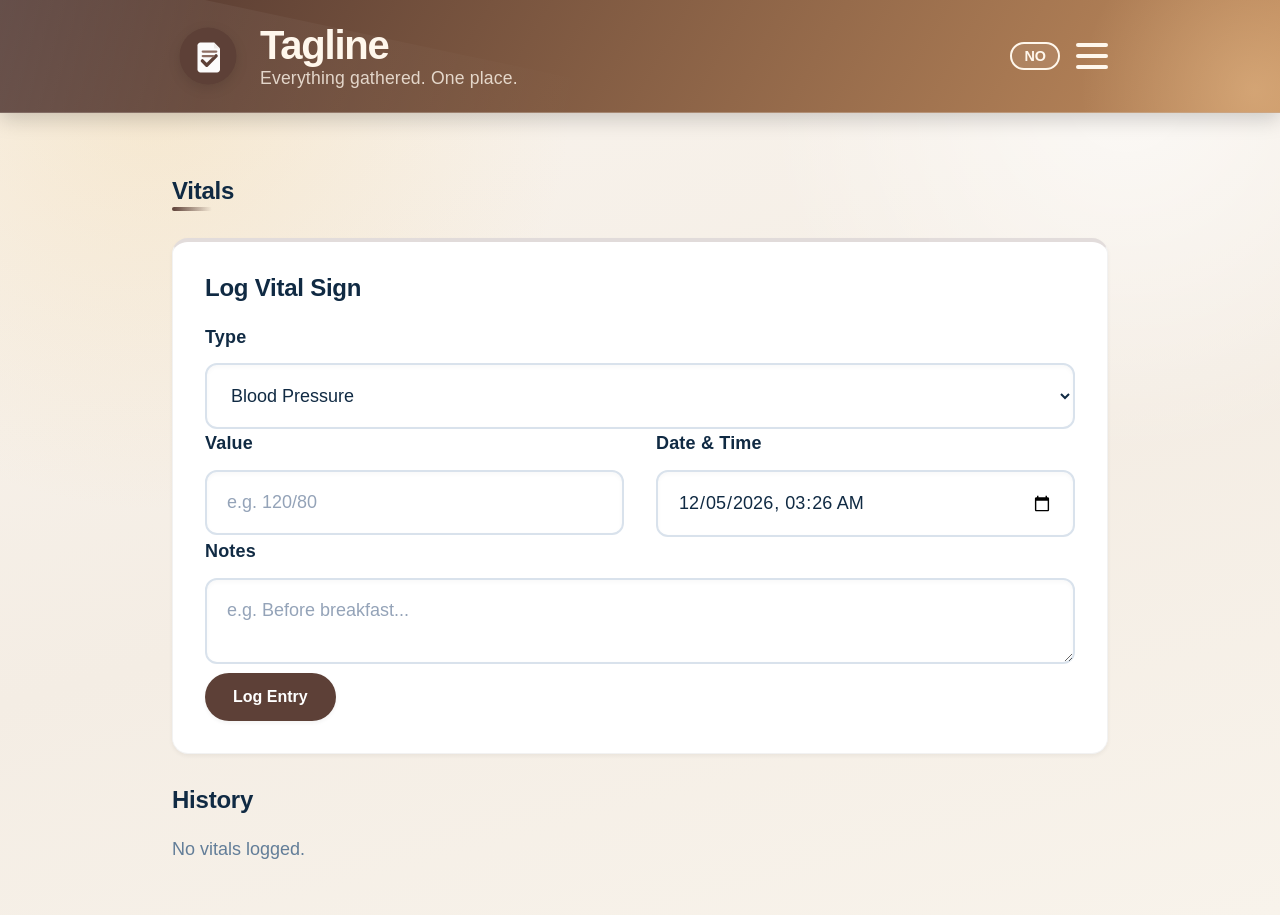
<file: vitals.html>
<!doctype html>
<html lang="en">
  <head>
    <meta charset="UTF-8" />
    <meta name="viewport" content="width=device-width, initial-scale=1.0" />
    <meta
      name="description"
      content="Registrer vitale målinger som blodtrykk, puls, vekt og temperatur i Tagline."
    />
    <title data-i18n="app.title">Tagline</title>
    <link
      rel="stylesheet"
      href="https://cdnjs.cloudflare.com/ajax/libs/font-awesome/6.4.0/css/all.min.css"
    />
    <link rel="stylesheet" href="css/style.css" />
  </head>
  <body>
    <header>
      <div class="container">
        <div class="header-top">
          <a class="brand" href="index.html" aria-label="Tagline home">
            <img src="assets/logo-icon.svg" alt="" width="32" height="32" />
            <span class="brand__text">
              <span class="brand__name" data-i18n="app.title">Tagline</span>
              <span class="brand__tagline" data-i18n="app.slogan"
                >Alt samlet. Ett sted.</span
              >
            </span>
          </a>
          <div class="header-controls">
            <button class="lang-toggle" aria-label="Switch Language">NO</button>
            <button
              class="hamburger"
              aria-label="Menu"
              aria-controls="primary-nav"
              aria-expanded="false"
              aria-haspopup="true"
            >
              <span></span>
              <span></span>
              <span></span>
            </button>
          </div>
        </div>
        <nav id="primary-nav">
          <ul>
            <li>
              <a href="dashboard.html">
                <i class="fa-solid fa-house"></i>
                <span data-i18n="nav.dashboard">Dashboard</span>
              </a>
            </li>
            <li>
              <a href="appointments.html">
                <i class="fa-solid fa-calendar-check"></i>
                <span data-i18n="nav.appointments">Appointments</span>
              </a>
            </li>
            <li>
              <a href="medications.html">
                <i class="fa-solid fa-pills"></i>
                <span data-i18n="nav.medications">Medications</span>
              </a>
            </li>
            <li>
              <a href="symptoms.html">
                <i class="fa-solid fa-clipboard-user"></i>
                <span data-i18n="nav.symptoms">Symptoms</span>
              </a>
            </li>
            <li>
              <a href="vitals.html" class="active">
                <i class="fa-solid fa-heart-pulse"></i>
                <span data-i18n="nav.vitals">Vitals</span>
              </a>
            </li>
            <li>
              <a href="contacts.html">
                <i class="fa-solid fa-user-doctor"></i>
                <span data-i18n="nav.contacts">Contacts</span>
              </a>
            </li>
            <li>
              <a href="notes.html">
                <i class="fa-solid fa-note-sticky"></i>
                <span data-i18n="nav.notes">Notes</span>
              </a>
            </li>
            <li>
              <a href="documents.html">
                <i class="fa-solid fa-file-medical"></i>
                <span data-i18n="nav.documents">Documents</span>
              </a>
            </li>
            <li>
              <a href="report.html">
                <i class="fa-solid fa-chart-simple"></i>
                <span data-i18n="nav.report">Report</span>
              </a>
            </li>
            <li>
              <a href="profile.html">
                <i class="fa-solid fa-user"></i>
                <span data-i18n="nav.profile">Profile</span>
              </a>
            </li>
            <li>
              <a href="settings.html">
                <i class="fa-solid fa-gear"></i>
                <span data-i18n="nav.settings">Settings</span>
              </a>
            </li>
          </ul>
        </nav>
      </div>
    </header>

    <main class="container">
      <h2 data-i18n="nav.vitals">Vitals</h2>
      <section class="card">
        <h2 data-i18n="vitals.log_new">Log Vital Sign</h2>
        <form id="add-vital-form">
          <label for="type" data-i18n="vitals.label.type">Type</label>
          <select id="type" name="type" required>
            <option
              value="blood_pressure"
              data-i18n="vitals.type.blood_pressure"
            >
              Blood Pressure
            </option>
            <option value="heart_rate" data-i18n="vitals.type.heart_rate">
              Heart Rate
            </option>
            <option value="weight" data-i18n="vitals.type.weight">
              Weight
            </option>
            <option value="temperature" data-i18n="vitals.type.temperature">
              Temperature
            </option>
            <option value="blood_sugar" data-i18n="vitals.type.blood_sugar">
              Blood Sugar
            </option>
          </select>

          <div
            style="
              display: grid;
              grid-template-columns: 1fr 1fr;
              gap: var(--space-md);
            "
          >
            <div>
              <label for="value" data-i18n="vitals.label.value">Value</label>
              <input
                type="text"
                id="value"
                name="value"
                required
                placeholder="e.g. 120/80"
                data-i18n-placeholder="vitals.placeholder.value"
              />
            </div>
            <div>
              <label for="date" data-i18n="vitals.label.date"
                >Date & Time</label
              >
              <input type="datetime-local" id="date" name="date" required />
            </div>
          </div>

          <label for="notes" data-i18n="vitals.label.notes">Notes</label>
          <textarea
            id="notes"
            name="notes"
            rows="2"
            placeholder="e.g. Before breakfast..."
            data-i18n-placeholder="vitals.placeholder.notes"
          ></textarea>

          <button type="submit" class="btn" data-i18n="vitals.btn.add">
            Log Entry
          </button>
        </form>
      </section>

      <section>
        <h2 data-i18n="vitals.history">History</h2>
        <div
          id="vitals-list"
          style="display: flex; flex-direction: column; gap: var(--space-sm)"
        >
          <!-- List will be populated here -->
        </div>
      </section>
    </main>

    <script type="module">
      import { Vitals } from "./js/modules/vitals.js";
      import { I18n } from "./js/modules/i18n.js";

      const form = document.getElementById("add-vital-form");
      const list = document.getElementById("vitals-list");

      // Set default date to now
      const now = new Date();
      now.setMinutes(now.getMinutes() - now.getTimezoneOffset());
      document.getElementById("date").value = now.toISOString().slice(0, 16);

      function getUnit(type) {
        switch (type) {
          case "blood_pressure":
            return "mmHg";
          case "heart_rate":
            return "bpm";
          case "weight":
            return "kg";
          case "temperature":
            return "°C";
          case "blood_sugar":
            return "mmol/L";
          default:
            return "";
        }
      }

      function render() {
        const items = Vitals.getAll();
        if (items.length === 0) {
          list.innerHTML = `<p>${I18n.get("vitals.none")}</p>`;
          return;
        }

        list.innerHTML = items
          .map((item) => {
            const date = new Date(item.date).toLocaleString(
              I18n.currentLang === "no" ? "no-NO" : "en-GB",
              {
                weekday: "short",
                year: "numeric",
                month: "short",
                day: "numeric",
                hour: "2-digit",
                minute: "2-digit",
              },
            );

            const typeLabel = I18n.get(`vitals.type.${item.type}`);
            const unit = getUnit(item.type);

            return `
                <div class="card" style="margin-bottom: 0; display: flex; justify-content: space-between; align-items: center;">
                    <div>
                        <div style="font-weight: bold; font-size: 1.1rem;">
                            ${typeLabel}: <span style="color: var(--color-primary);">${
                              item.value
                            } ${unit}</span>
                        </div>
                        <div style="font-size: 0.9rem; color: var(--color-text-muted); margin-top: 4px;">
                            ${date}
                        </div>
                        ${
                          item.notes
                            ? `<div style="font-size: 0.9rem; margin-top: 4px;">${item.notes}</div>`
                            : ""
                        }
                    </div>
                    <button class="btn btn--secondary" onclick="window.deleteVital('${
                      item.id
                    }')" aria-label="Delete" style="padding: 0.4rem 0.8rem;">
                        ${I18n.get("btn.delete")}
                    </button>
                </div>
            `;
          })
          .join("");
      }

      form.addEventListener("submit", (e) => {
        e.preventDefault();
        Vitals.add({
          type: document.getElementById("type").value,
          value: document.getElementById("value").value,
          date: document.getElementById("date").value,
          notes: document.getElementById("notes").value,
        });
        form.reset();

        // Reset date to now
        const now = new Date();
        now.setMinutes(now.getMinutes() - now.getTimezoneOffset());
        document.getElementById("date").value = now.toISOString().slice(0, 16);

        render();
      });

      window.deleteVital = (id) => {
        if (confirm(I18n.get("vitals.confirm_delete"))) {
          Vitals.delete(id);
          render();
        }
      };

      // Re-render when language changes
      window.addEventListener("languageChanged", () => {
        render();
      });

      render();
    </script>
    <script type="module" src="js/app.js"></script>
  </body>
</html>
</file>
<file: css/style.css>
:root {
  /* Colors - Calm & Modern Palette */
  --color-bg: #f0f4f8; /* Lighter, airier background */
  --color-surface: #ffffff;
  --color-text: #102a43; /* Deep navy for better contrast */
  --color-text-muted: #627d98;
  --color-primary: #5d4037; /* Warm Brown */
  --color-primary-hover: #3e2723;
  --color-primary-light: #d7ccc8; /* Light brown */
  --color-header-bg: #4e342e;
  --color-header-bg-2: #c08b5c;
  --color-header-text: #fff7ec;
  --color-header-hover: rgba(255, 247, 236, 0.16);
  --color-header-hover-border: rgba(255, 247, 236, 0.4);
  --color-header-glow: rgba(255, 217, 166, 0.34);
  --color-header-button-text: #4e342e;
  --color-header-active: #fff7ec;
  --color-header-active-text: #4e342e;
  --color-secondary: #486581;
  --color-border: #d9e2ec;
  --color-error: #d32f2f;
  --color-success: #2e7d32;
  --color-focus: #4c9aff;

  /* Typography - Larger for readability */
  --font-family:
    "Segoe UI", -apple-system, BlinkMacSystemFont, Roboto, Helvetica, Arial,
    sans-serif;
  --font-size-base: 1.125rem; /* 18px base size for accessibility */
  --line-height-base: 1.6;
  --font-weight-normal: 400;
  --font-weight-medium: 600;
  --font-weight-bold: 700;

  /* Spacing - More breathing room */
  --space-xs: 0.75rem;
  --space-sm: 1.25rem;
  --space-md: 2rem;
  --space-lg: 3rem;
  --space-xl: 5rem;

  /* Layout */
  --container-width: 1000px;
  --border-radius: 16px; /* Friendlier, rounder corners */
  --shadow-sm: 0 2px 4px rgba(0, 0, 0, 0.05);
  --shadow-md: 0 4px 12px rgba(0, 0, 0, 0.08);
  --shadow-lg: 0 8px 24px rgba(0, 0, 0, 0.12);
}

body.dark-mode {
  --color-bg: #102a43;
  --color-surface: #243b53;
  --color-text: #f0f4f8;
  --color-text-muted: #9fb3c8;
  --color-primary: #4db6ac;
  --color-primary-hover: #80cbc4;
  --color-primary-light: #102a43;
  --color-header-bg: #1c2f45;
  --color-header-bg-2: #2b3d58;
  --color-header-text: #f0f4f8;
  --color-header-hover: rgba(255, 255, 255, 0.1);
  --color-header-hover-border: rgba(240, 244, 248, 0.22);
  --color-header-glow: rgba(77, 182, 172, 0.22);
  --color-header-button-text: #1c2f45;
  --color-header-active: #f0f4f8;
  --color-header-active-text: #1c2f45;
  --color-secondary: #bcccdc;
  --color-border: #334e68;
  --shadow-sm: 0 2px 4px rgba(0, 0, 0, 0.3);
  --shadow-md: 0 4px 12px rgba(0, 0, 0, 0.4);
}

/* Reset & Base */
*,
*::before,
*::after {
  box-sizing: border-box;
  margin: 0;
  padding: 0;
}

body {
  font-family: var(--font-family);
  font-size: var(--font-size-base);
  line-height: var(--line-height-base);
  color: var(--color-text);
  background-color: var(--color-bg);
  background-image:
    radial-gradient(
      circle at top right,
      rgba(242, 211, 153, 0.3),
      transparent 32%
    ),
    radial-gradient(
      circle at bottom left,
      rgba(93, 64, 55, 0.06),
      transparent 36%
    );
  -webkit-font-smoothing: antialiased;
  min-height: 100vh;
  display: flex;
  flex-direction: column;
}

body.landing-page {
  background-color: #2f1f1b;
  background-image:
    radial-gradient(
      circle at 15% 12%,
      rgba(255, 220, 170, 0.2),
      transparent 34%
    ),
    radial-gradient(
      circle at 90% 8%,
      rgba(255, 247, 236, 0.12),
      transparent 28%
    ),
    linear-gradient(145deg, #3b2722 0%, #5f4035 45%, #8f6548 100%);
}

body:not(.landing-page) {
  background-color: #f7f2eb;
  background-image:
    radial-gradient(
      circle at 12% 10%,
      rgba(242, 211, 153, 0.34),
      transparent 30%
    ),
    radial-gradient(
      circle at 88% 10%,
      rgba(255, 255, 255, 0.6),
      transparent 26%
    ),
    linear-gradient(165deg, #f9f4ee 0%, #f4ede4 56%, #f8f3eb 100%);
}

body.landing-page .brand__tagline,
body.landing-page > .container > header p {
  color: rgba(255, 247, 236, 0.86) !important;
}

body.landing-page .card {
  border-top-color: rgba(93, 64, 55, 0.24);
}

body.dark-mode.landing-page {
  background-color: #102a43;
  background-image:
    radial-gradient(
      circle at 14% 15%,
      rgba(77, 182, 172, 0.2),
      transparent 32%
    ),
    radial-gradient(
      circle at 85% 10%,
      rgba(240, 244, 248, 0.08),
      transparent 24%
    ),
    linear-gradient(145deg, #0f1d31 0%, #14263e 42%, #1c2f45 100%);
}

body.dark-mode:not(.landing-page) {
  background-color: #102a43;
  background-image:
    radial-gradient(
      circle at 14% 14%,
      rgba(77, 182, 172, 0.14),
      transparent 30%
    ),
    radial-gradient(
      circle at 88% 12%,
      rgba(240, 244, 248, 0.08),
      transparent 26%
    ),
    linear-gradient(165deg, #0f1d31 0%, #12243b 55%, #14283f 100%);
}

body.landing-page .landing-lang {
  position: absolute;
  top: 1rem;
  right: 1rem;
  z-index: 20;
}

body.landing-page .landing-shell {
  display: flex;
  flex-direction: column;
  justify-content: center;
  min-height: 100vh;
}

body.landing-page .landing-header {
  position: relative;
  top: auto;
  margin: 0 auto var(--space-xl);
  width: min(900px, 100%);
  text-align: center;
  padding: clamp(2.1rem, 4.7vw, 3.7rem) clamp(1.4rem, 3.6vw, 2.7rem)
    clamp(2.2rem, 4vw, 3rem);
  border: 1px solid rgba(255, 247, 236, 0.34);
  border-radius: 999px 999px 56px 56px / 86px 86px 56px 56px;
  background: linear-gradient(
    135deg,
    var(--color-header-bg) 0%,
    var(--color-header-bg-2) 100%
  );
  box-shadow:
    0 22px 40px rgba(0, 0, 0, 0.24),
    inset 0 1px 0 rgba(255, 255, 255, 0.26);
  backdrop-filter: saturate(140%) blur(9px);
  -webkit-backdrop-filter: saturate(140%) blur(9px);
}

body.landing-page .landing-header::before {
  top: 0;
  left: 50%;
  transform: translateX(-50%);
  width: 106%;
  height: 38%;
  border-radius: 999px 999px 40px 40px / 80px 80px 40px 40px;
  background: linear-gradient(
    180deg,
    rgba(255, 255, 255, 0.34),
    rgba(255, 255, 255, 0.09)
  );
}

body.landing-page .landing-header::after {
  left: auto;
  right: -12%;
  bottom: auto;
  top: -58%;
  width: 300px;
  height: 300px;
  border-radius: 50%;
  transform: none;
  background: radial-gradient(
    circle,
    rgba(255, 217, 166, 0.36),
    rgba(255, 217, 166, 0.08) 38%,
    transparent 70%
  );
}

body.landing-page .landing-brand {
  justify-content: center;
  margin-bottom: var(--space-md);
}

body.landing-page .landing-brand-text {
  text-align: left;
}

body.landing-page .landing-brand .brand__name {
  font-size: clamp(2.4rem, 5vw, 3rem);
}

body.landing-page .landing-brand .brand__tagline {
  font-size: clamp(1.2rem, 2.8vw, 1.45rem);
}

body.landing-page .landing-subtitle {
  margin: 0 auto;
  max-width: 28ch;
  font-size: clamp(1.3rem, 3vw, 1.85rem);
  line-height: 1.55;
  color: rgba(255, 247, 236, 0.92);
}

body.landing-page .landing-main {
  text-align: center;
}

body.landing-page .landing-card {
  max-width: 600px;
  margin: 0 auto;
  padding: var(--space-xl);
}

body.landing-page .landing-card h2 {
  font-size: 2rem;
  margin-bottom: var(--space-md);
}

body.landing-page .landing-description {
  font-size: 1.3rem;
  line-height: 1.7;
  font-weight: 600;
  margin-bottom: var(--space-lg);
}

body.landing-page .landing-cta {
  font-size: 1.35rem;
  padding: 1.1rem 2.8rem;
}

body.landing-page .landing-cta i {
  margin-right: 0.5rem;
}

@media (max-width: 640px) {
  body.landing-page .landing-header {
    border-radius: 999px 999px 34px 34px / 56px 56px 34px 34px;
    padding: 1.6rem 1.2rem 1.8rem;
  }

  body.landing-page .landing-card {
    padding: 2.1rem 1.4rem;
  }
}

/* Accessibility */
:focus-visible {
  outline: 3px solid var(--color-focus);
  outline-offset: 2px;
  border-radius: 4px;
}

/* Layout Utilities */
.container {
  width: 100%;
  max-width: var(--container-width);
  margin: 0 auto;
  padding: var(--space-sm);
  flex: 1;
}

@media (min-width: 768px) {
  .container {
    padding: var(--space-md);
  }
}

header {
  background: linear-gradient(
    120deg,
    var(--color-header-bg) 0%,
    var(--color-header-bg-2) 100%
  );
  box-shadow: 0 6px 20px rgba(0, 0, 0, 0.18);
  padding: var(--space-sm) 0;
  margin-bottom: var(--space-md);
  position: sticky;
  top: 0;
  z-index: 100;
  border-bottom: 1px solid rgba(255, 247, 236, 0.28);
  overflow: hidden;
  isolation: isolate;
  backdrop-filter: saturate(130%) blur(8px);
  -webkit-backdrop-filter: saturate(130%) blur(8px);
}

header::before,
header::after {
  content: "";
  position: absolute;
  pointer-events: none;
  z-index: 0;
}

header::before {
  top: -80%;
  right: -12%;
  width: 360px;
  height: 360px;
  border-radius: 50%;
  background: radial-gradient(
    circle,
    var(--color-header-glow),
    transparent 68%
  );
}

header::after {
  left: -15%;
  bottom: -120%;
  width: 60%;
  height: 220%;
  transform: rotate(12deg);
  background: linear-gradient(
    to right,
    rgba(255, 255, 255, 0.2),
    rgba(255, 255, 255, 0.05),
    transparent
  );
}

body.dark-mode header {
  background: linear-gradient(
    120deg,
    var(--color-header-bg) 0%,
    var(--color-header-bg-2) 100%
  );
  border-bottom: 1px solid rgba(240, 244, 248, 0.24);
}

header .container {
  position: relative;
  z-index: 1;
  padding-top: 0;
  padding-bottom: 0;
  display: flex;
  flex-direction: column;
  gap: var(--space-sm);
}

/* @media (min-width: 900px) {
  header .container {
    flex-direction: row;
    justify-content: space-between;
    align-items: center;
  }
} */

h1,
h2,
h3 {
  color: var(--color-text);
  line-height: 1.2;
  margin-bottom: var(--space-sm);
  font-weight: var(--font-weight-bold);
  letter-spacing: -0.01em;
}

h1 {
  font-size: 2rem;
}
h2 {
  font-size: 1.5rem;
}
h3 {
  font-size: 1.25rem;
}

p {
  margin-bottom: var(--space-sm);
  max-width: 65ch;
  color: var(--color-text-muted);
}

.app-message {
  position: fixed;
  right: 1rem;
  bottom: 1rem;
  z-index: 1000;
  max-width: min(32rem, calc(100vw - 2rem));
  padding: 1rem 1.25rem;
  border-radius: 14px;
  box-shadow: var(--shadow-lg);
  border: 1px solid transparent;
  opacity: 0;
  transform: translateY(10px);
  pointer-events: none;
  transition:
    opacity 0.2s ease,
    transform 0.2s ease;
}

.app-message--visible {
  opacity: 1;
  transform: translateY(0);
}

.app-message--error {
  background: #fff4f4;
  color: #7f1d1d;
  border-color: rgba(211, 47, 47, 0.25);
}

.app-message--success {
  background: #edf9f0;
  color: #14532d;
  border-color: rgba(46, 125, 50, 0.24);
}

body.dark-mode .app-message--error {
  background: #3b1f24;
  color: #ffd7d7;
  border-color: rgba(255, 155, 155, 0.25);
}

body.dark-mode .app-message--success {
  background: #163126;
  color: #d6ffe3;
  border-color: rgba(126, 231, 135, 0.22);
}

/* Components */
.btn {
  display: inline-flex;
  align-items: center;
  justify-content: center;
  padding: 0.875rem 1.75rem; /* Larger touch target */
  background-color: var(--color-primary);
  color: #ffffff;
  border: none;
  border-radius: 50px; /* Pill shape */
  font-size: 1rem;
  font-weight: var(--font-weight-medium);
  cursor: pointer;
  text-decoration: none;
  transition:
    transform 0.2s ease,
    box-shadow 0.2s ease,
    background-color 0.2s ease;
  box-shadow: var(--shadow-sm);
  min-height: 48px; /* Accessibility standard */
}

.btn:hover {
  background-color: var(--color-primary-hover);
  transform: translateY(-2px);
  box-shadow: var(--shadow-md);
}

.btn:active {
  transform: translateY(0);
}

.btn--secondary {
  background-color: transparent;
  color: var(--color-primary);
  border: 2px solid var(--color-primary);
  box-shadow: none;
}

.btn--secondary:hover {
  background-color: var(--color-primary-light);
  color: var(--color-primary-hover);
  box-shadow: none;
}

.btn--danger {
  background-color: var(--color-error);
  color: white;
}

.btn--danger:hover {
  background-color: #b71c1c;
}

.card {
  background: var(--color-surface);
  padding: var(--space-md);
  border-radius: var(--border-radius);
  box-shadow: var(--shadow-sm);
  margin-bottom: var(--space-md);
  border: 1px solid rgba(0, 0, 0, 0.05);
  border-top: 4px solid rgba(93, 64, 55, 0.18);
  transition:
    transform 0.2s ease,
    box-shadow 0.2s ease,
    border-color 0.2s ease;
}

.card:hover {
  box-shadow: var(--shadow-md);
  transform: translateY(-2px);
  border-color: rgba(93, 64, 55, 0.16);
}

main > h2 {
  position: relative;
  display: inline-block;
  margin-bottom: var(--space-md);
}

main > h2::after {
  content: "";
  position: absolute;
  left: 0;
  bottom: -0.35rem;
  width: 64%;
  height: 0.3rem;
  border-radius: 999px;
  background: linear-gradient(to right, var(--color-primary), transparent);
}

/* Forms */
.form-group {
  margin-bottom: 2.5rem; /* Increased spacing between fields */
}

label {
  display: block;
  margin-bottom: 0.75rem; /* More space between label and input */
  font-weight: var(--font-weight-bold); /* Bolder for better readability */
  color: var(--color-text);
  font-size: 1.125rem; /* Larger text */
  letter-spacing: 0.01em;
}

input:not([type="checkbox"]):not([type="radio"]),
textarea,
select {
  width: 100%;
  padding: 1.25rem; /* Larger touch target and breathing room */
  border: 2px solid var(--color-border);
  border-radius: 12px;
  font-size: 1.125rem; /* Larger text */
  font-family: inherit;
  background-color: #ffffff; /* Clear white background */
  color: var(--color-text);
  transition: all 0.2s ease;
  box-shadow: inset 0 2px 4px rgba(0, 0, 0, 0.03); /* Subtle depth */
}

input[type="checkbox"],
input[type="radio"] {
  width: 1.5rem;
  height: 1.5rem;
  margin-right: 0.5rem;
  accent-color: var(--color-primary);
  cursor: pointer;
}

input:not([type="checkbox"]):not([type="radio"]):focus,
textarea:focus,
select:focus {
  border-color: var(--color-primary);
  background-color: #ffffff;
  outline: 4px solid rgba(93, 64, 55, 0.2); /* Clear focus indicator */
  outline-offset: 0;
}

::placeholder {
  color: #94a3b8; /* Readable placeholder color */
  opacity: 1;
}

/* Navigation */
.header-top {
  display: flex;
  justify-content: space-between;
  align-items: center;
  width: 100%;
}

.brand {
  display: flex;
  align-items: center;
  gap: 1rem;
  text-decoration: none;
  color: var(--color-header-text);
  transition: transform 0.2s ease;
}

.brand:hover {
  transform: scale(1.02);
}

.brand img {
  width: 72px;
  height: 72px;
  filter: drop-shadow(0 4px 6px rgba(0, 0, 0, 0.1));
  transition: filter 0.2s ease;
}

.brand:hover img {
  filter: drop-shadow(0 6px 8px rgba(0, 0, 0, 0.15));
}

.brand__text {
  display: flex;
  flex-direction: column;
  justify-content: center;
  line-height: 1.1;
}

.brand__name {
  font-weight: 800;
  font-size: 2.5rem;
  letter-spacing: -0.03em;
  color: var(--color-header-text);
}

.brand__tagline {
  font-size: 1.1rem;
  color: var(--color-header-text);
  opacity: 0.8;
  font-weight: 500;
  letter-spacing: 0.01em;
  margin-top: 2px;
}

.header-controls {
  display: flex;
  align-items: center;
  gap: 1rem;
}

.lang-toggle {
  background: rgba(255, 255, 255, 0.08);
  border: 2px solid var(--color-header-text);
  color: var(--color-header-text);
  font-weight: 700;
  padding: 0.25rem 0.75rem;
  border-radius: 20px;
  cursor: pointer;
  font-size: 0.9rem;
  transition:
    transform 0.2s ease,
    background-color 0.2s ease,
    color 0.2s ease;
}

.lang-toggle:hover {
  background: var(--color-header-text);
  color: var(--color-header-button-text);
  transform: translateY(-1px);
}

.hamburger {
  display: flex;
  flex-direction: column;
  justify-content: space-around;
  width: 2rem;
  height: 2rem;
  background: transparent;
  border: none;
  cursor: pointer;
  padding: 0;
  z-index: 10;
}

.hamburger span {
  width: 2rem;
  height: 0.25rem;
  background: var(--color-header-text);
  border-radius: 10px;
  transition: all 0.3s linear;
  position: relative;
  transform-origin: 1px;
}

.hamburger.active span:first-child {
  transform: rotate(45deg);
}

.hamburger.active span:nth-child(2) {
  opacity: 0;
  transform: translateX(20px);
}

.hamburger.active span:nth-child(3) {
  transform: rotate(-45deg);
}

nav {
  width: 100%;
  display: none; /* Hidden by default on mobile */
}

nav.active {
  display: block;
  animation: slideDown 0.3s ease-out forwards;
  background: rgba(255, 255, 255, 0.1);
  border: 1px solid rgba(255, 247, 236, 0.3);
  border-radius: 18px;
  padding: 0.35rem 0.9rem;
  box-shadow: 0 8px 20px rgba(0, 0, 0, 0.16);
  backdrop-filter: blur(6px);
  -webkit-backdrop-filter: blur(6px);
}

body.dark-mode nav.active {
  background: rgba(12, 20, 33, 0.35);
  border: 1px solid rgba(240, 244, 248, 0.22);
}

@keyframes slideDown {
  from {
    opacity: 0;
    transform: translateY(-10px);
  }
  to {
    opacity: 1;
    transform: translateY(0);
  }
}

nav ul {
  list-style: none;
  display: flex;
  flex-direction: column; /* Stack on mobile */
  gap: 0.5rem;
  padding: var(--space-sm) 0;
  margin: 0 auto;
  align-items: stretch;
  max-width: 400px;
}

/* @media (min-width: 900px) {
  .hamburger {
    display: none;
  }

  nav {
    display: block; 
    width: auto;
  }

  nav ul {
    flex-direction: row;
    justify-content: flex-end;
    padding: 0;
  }
  
  .header-top {
    width: auto;
  }
} */

nav a {
  color: var(--color-header-text);
  text-decoration: none;
  font-weight: var(--font-weight-bold); /* Bolder text */
  padding: 1rem 1.5rem; /* Larger touch target */
  border-radius: 50px;
  transition: all 0.2s ease;
  font-size: 1.25rem; /* Larger font size */
  display: flex; /* Flex for alignment */
  align-items: center;
  justify-content: flex-start;
  text-align: left;
  gap: 1rem;
  border: 1px solid transparent;
}

nav a i {
  width: 32px; /* Fixed width for icons to align text */
  text-align: center;
}

nav a:hover {
  color: var(--color-header-text);
  background-color: var(--color-header-hover);
  border-color: var(--color-header-hover-border);
  transform: translateX(2px);
}

nav a.active {
  color: var(--color-header-active-text);
  background-color: var(--color-header-active);
  font-weight: var(--font-weight-bold);
  box-shadow: 0 4px 10px rgba(0, 0, 0, 0.16);
}

nav a.active:hover {
  color: var(--color-header-active-text);
}

/* Dashboard Grid */
.dashboard-grid {
  display: grid;
  grid-template-columns: 1fr;
  gap: var(--space-md);
}

@media (min-width: 768px) {
  .dashboard-grid {
    grid-template-columns: repeat(2, 1fr);
  }

  .dashboard-grid > .card:first-child {
    grid-column: 1 / -1;
  }
}

/* List Items inside Cards */
.list-item {
  padding: var(--space-sm);
  border-bottom: 1px solid var(--color-border);
  margin: 0 -1rem; /* Negative margin to stretch full width */
  padding-left: 1rem;
  padding-right: 1rem;
  transition: background-color 0.2s ease;
}

.list-item:first-child {
  border-top: 1px solid var(--color-border);
  margin-top: var(--space-sm);
}

.list-item:last-child {
  border-bottom: none;
}

.list-item:hover {
  background-color: rgba(93, 64, 55, 0.05);
}

.list-item h4 {
  margin-bottom: 0.25rem;
  font-size: 1.1rem;
  color: var(--color-primary);
}

.list-item p {
  font-size: 0.95rem;
  margin-bottom: 0;
}

/* Utilities */
.text-center {
  text-align: center;
}
.mt-sm {
  margin-top: var(--space-sm);
}
.mt-md {
  margin-top: var(--space-md);
}
.mb-sm {
  margin-bottom: var(--space-sm);
}
.mb-md {
  margin-bottom: var(--space-md);
}

.flex-row {
  display: flex;
  gap: var(--space-sm);
  align-items: center;
}

.flex-between {
  display: flex;
  justify-content: space-between;
  align-items: center;
}

/* External Link Buttons */
.resource-links {
  display: grid;
  grid-template-columns: repeat(auto-fit, minmax(200px, 1fr));
  gap: var(--space-sm);
}

.resource-links .btn {
  width: 100%;
  justify-content: center;
  font-weight: bold;
}

main .card {
  animation: cardFadeIn 0.35s ease both;
}

main .card:nth-of-type(2) {
  animation-delay: 0.05s;
}

main .card:nth-of-type(3) {
  animation-delay: 0.1s;
}

@keyframes cardFadeIn {
  from {
    opacity: 0;
    transform: translateY(6px);
  }
  to {
    opacity: 1;
    transform: translateY(0);
  }
}

@media (prefers-reduced-motion: reduce) {
  *,
  *::before,
  *::after {
    animation-duration: 0.01ms !important;
    animation-iteration-count: 1 !important;
    transition-duration: 0.01ms !important;
    scroll-behavior: auto !important;
  }

  nav.active {
    animation: none;
  }
}
</file>
